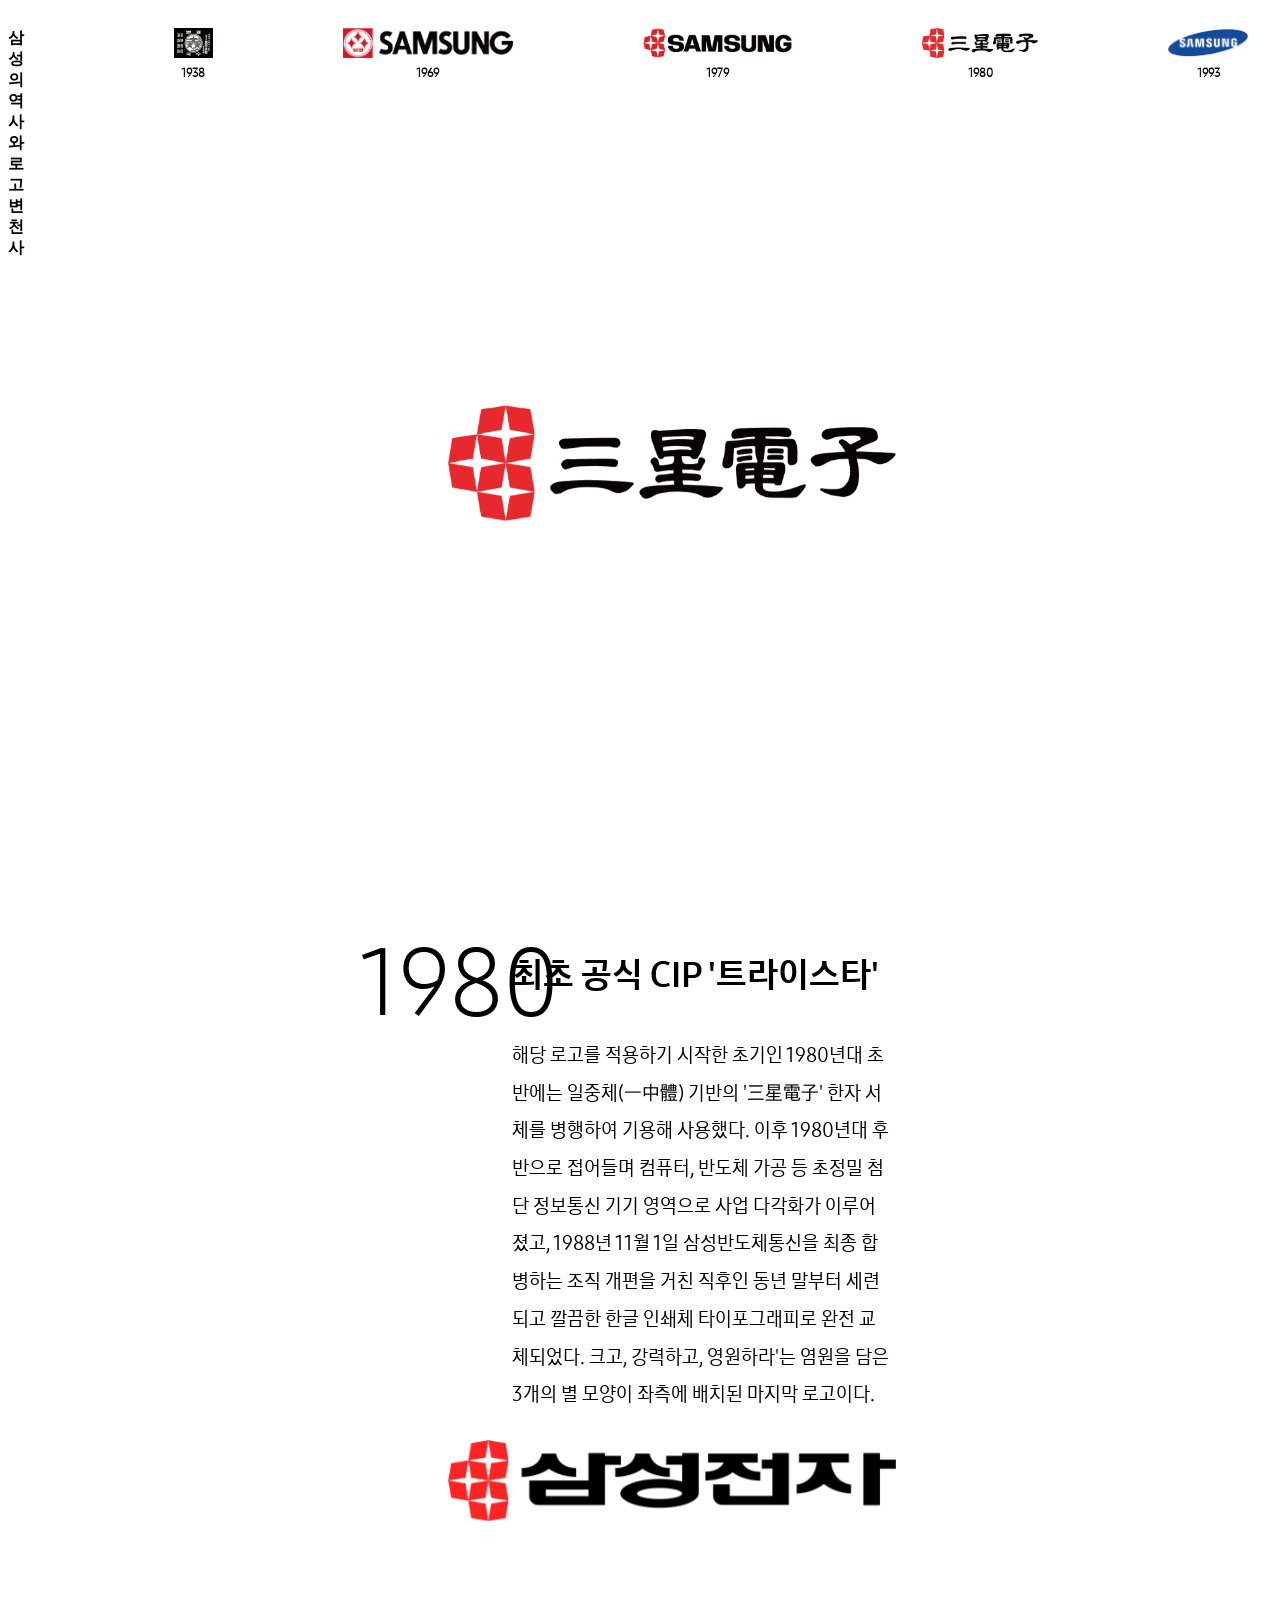
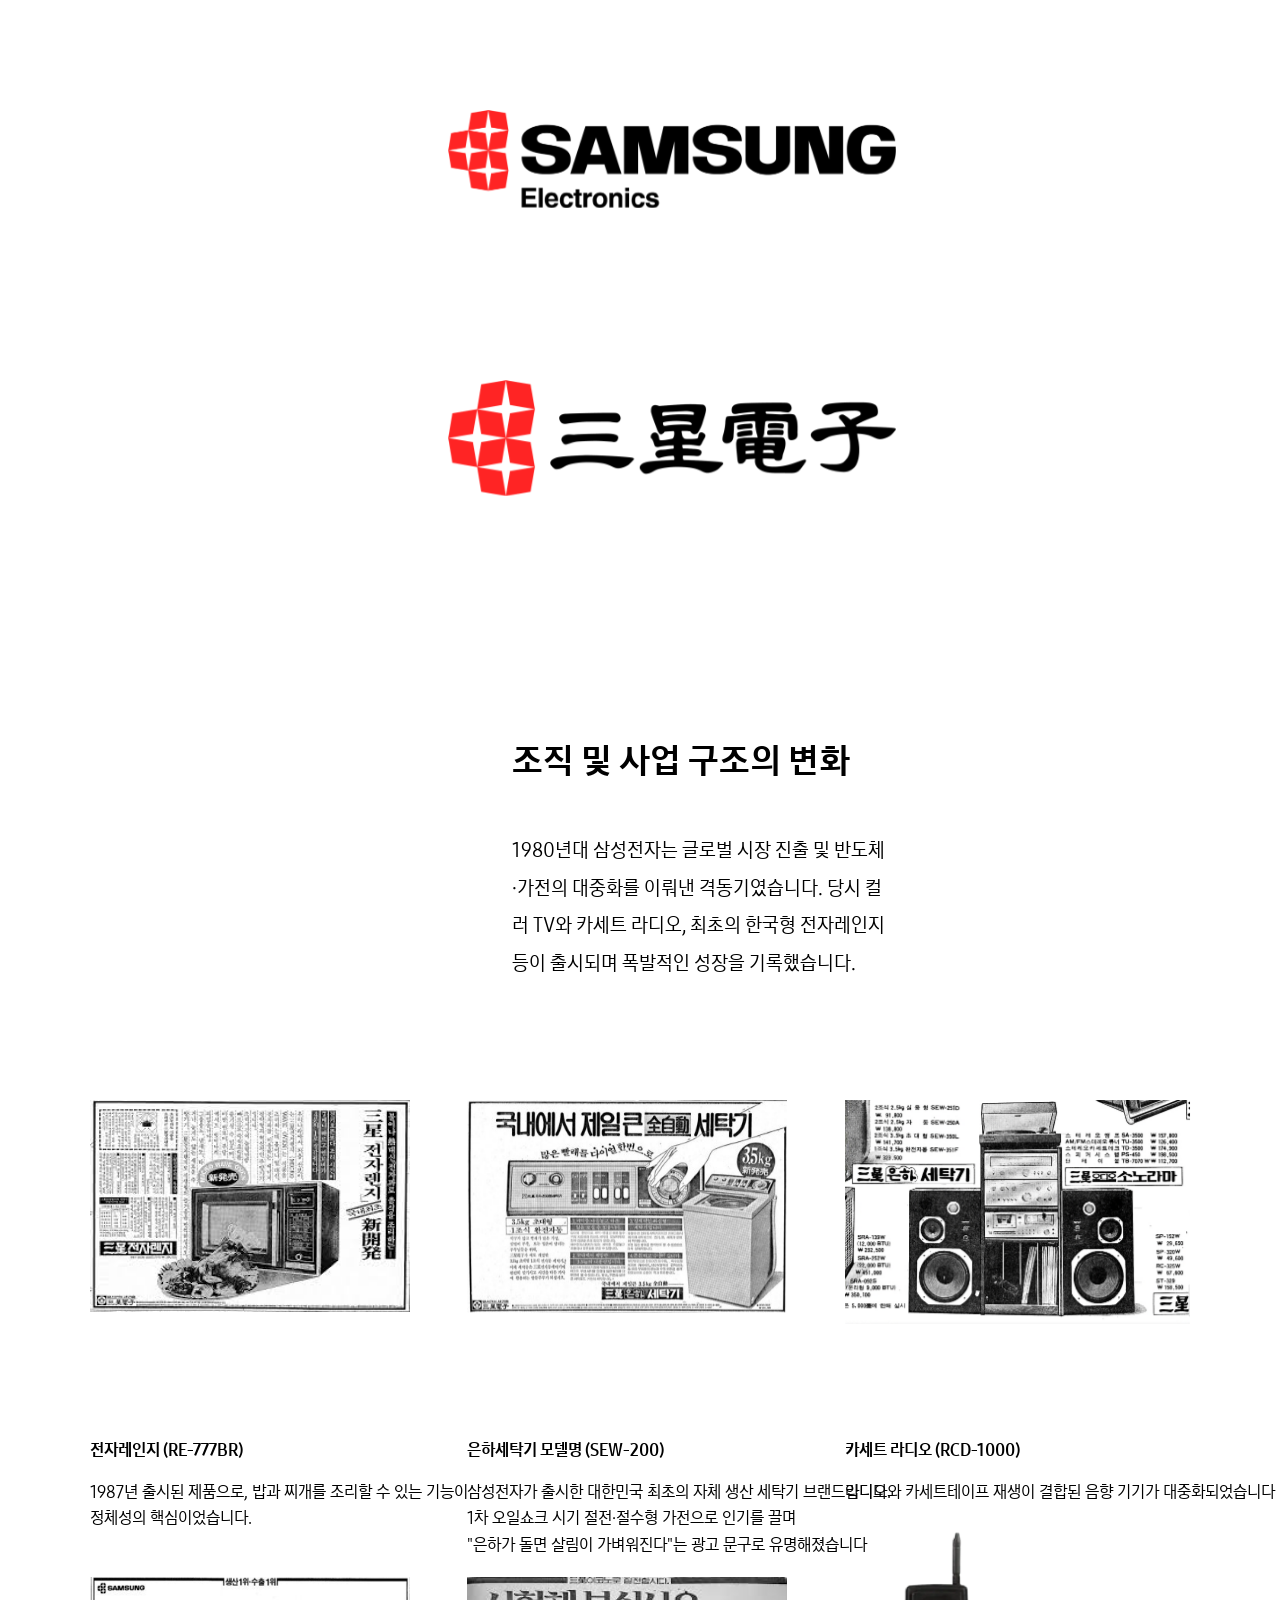
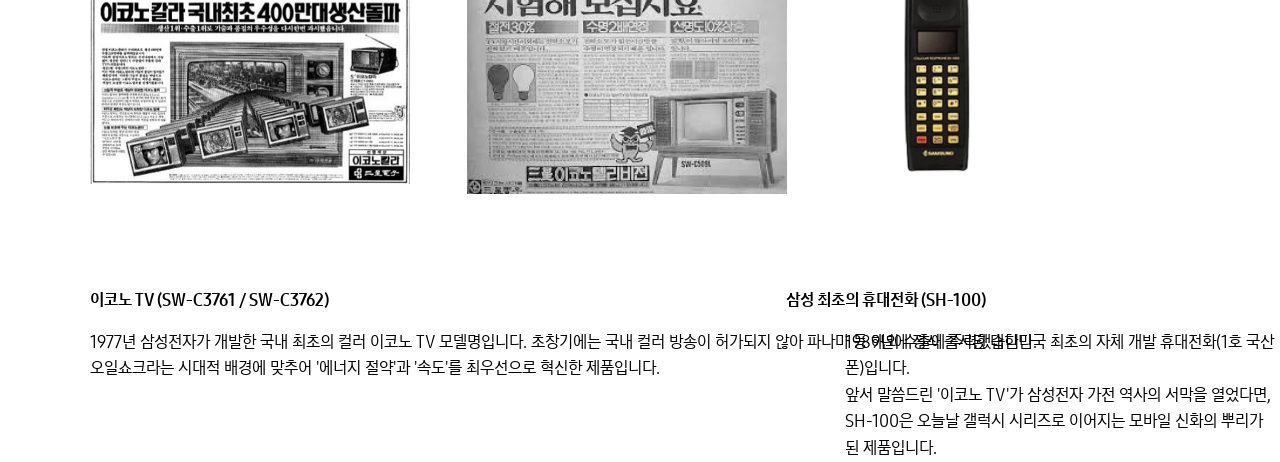
<file: eighty.html>
<!DOCTYPE html>
<html lang="ko"> 
<head>
	<meta charset="UTF-8">
	<meta name="viewport" content="width=device-width, initial-scale=1.0">
	<title>1980</title>
	<meta name="description" content="1938년도 페이지입니다.">
	<meta name="keywords" content="1938, 로고">
	<link rel="stylesheet" href="style.css">
</head>
<body class="grid-container">
	<header>
		<nav class="logo-nav">
			<a href="index.html" class="home-btn">삼성의 역사와 로고<br> 변천사</a>
			<a href="thirty.html">
				<img src="logo1938.png" class="head1938" alt="1938">
				<p>1938</p>
			</a>
			<a href="sixty.html">
				<img src="logo1969.png" class="head1938" alt="1969">
				<p>1969</p>
			</a>
			<a href="seventy.html">
				<img src="logo1979.png" class="head1979" alt="1979">
				<p>1979</p>
			</a>
			<a href="eighty.html">
				<img src="logo1980.png" class="head1980" alt="1980">
				<p>1980</p>
			</a>
			<a href="ninety.html">
				<img src="logo1993.png" class="head1993" alt="1993">
				<p>1993</p>
			</a>
			<a href="twenty.html">
				<img src="logo2005.png" class="head2005" alt="2005">
				<p>2005</p>
			</a>
		</nav>
		</header>
		<section>
		<img src="logo1980.png" class="logo1980page" alt="1980년 삼성로고 사진">
		<article class="year1980"><span>1980</span></article>
		<article class="title1980"><span>최초 공식 CIP '트라이스타'</span></article>
		<article class="text1980"><span>해당 로고를 적용하기 시작한 초기인 1980년대 초반에는 일중체(一中體) 기반의 '三星電子' 한자 서체를 병행하여 기용해 사용했다. 
		이후 1980년대 후반으로 접어들며 컴퓨터, 반도체 가공 등 초정밀 첨단 정보통신 기기 영역으로 사업 다각화가 이루어졌고, 
		1988년 11월 1일 삼성반도체통신을 최종 합병하는 조직 개편을 거친 직후인 동년 말부터 세련되고 깔끔한 한글 인쇄체 타이포그래피로 완전 교체되었다.
		크고, 강력하고, 영원하라'는 염원을 담은 3개의 별 모양이 좌측에 배치된 마지막 로고이다.</span></article>
		<img src="samsung80scikor.png" class="samsung80scikor" alt="1980년 삼성 국문 로고">
		<img src="samsung80scieng.png" class="samsung80scieng" alt="1980년 삼성 영문 로고">
		<img src="samsung80scichi.png" class="samsung80scichi" alt="1980년 삼성 한문 로고">
		<article class="title19802"><span>조직 및 사업 구조의 변화</span></article>
		<article class="text19802"><span>1980년대 삼성전자는 글로벌 시장 진출 및 반도체·가전의 대중화를 이뤄낸 격동기였습니다.
	 	당시 컬러 TV와 카세트 라디오, 최초의 한국형 전자레인지 등이 출시되며 폭발적인 성장을 기록했습니다.</span></article>
	 	<img src="samsungmicrowave.jpeg" class="samsungmicrowave" alt="1980년 삼성 전자레인지">
	 	<article class="title19803"><span>전자레인지 (RE-777BR)</span></article>
	 	<article class="text19803"><span>1987년 출시된 제품으로, 밥과 찌개를 조리할 수 있는 기능이<br>
		정체성의 핵심이었습니다.</span></article>

	 	<img src="samsungwasher.jpeg" class="samsungwasher" alt="1980년 삼성 세탁기">
	 	<article class="title19804"><span>은하세탁기 모델명 (SEW-200)</span></article>
	 	<article class="text19804"><span>삼성전자가 출시한 대한민국 최초의 자체 생산 세탁기 브랜드입니다.<br>
		1차 오일쇼크 시기 절전·절수형 가전으로 인기를 끌며<br>
		"은하가 돌면 살림이 가벼워진다"는 광고 문구로 유명해졌습니다</span></article>

	 	<img src="samsungaudio.jpg" class="samsungaudio" alt="1980년 삼성 오디오">
	 	<article class="title19805"><span>카세트 라디오 (RCD-1000)</span></article>
	 	<article class="text19805"><span>라디오와 카세트테이프 재생이 결합된 음향 기기가 대중화되었습니다</span></article>

	 	<img src="samsungcolortv.png" class="samsungcolortv" alt="1980년 삼성 컬러티비1">
	 	<img src="samsungcolortv2.jpeg" class="samsungcolortv2" alt="1980년 삼성 컬러티비2">
	 	<article class="title19806"><span>이코노 TV (SW-C3761 / SW-C3762)</span></article>
	 	<article class="text19806"><span>1977년 삼성전자가 개발한 국내 최초의 컬러 이코노 TV 모델명입니다.  초창기에는 국내 컬러 방송이 허가되지 않아 파나마 등 해외 수출에 주력했습니다.<br>
		오일쇼크라는 시대적 배경에 맞추어 '에너지 절약'과 '속도'를 최우선으로 혁신한 제품입니다.</span></article>

	 	<img src="samsungphone.png" class="samsungphone" alt="1980년 삼성 휴대전화">
	 	<article class="title19807"><span>삼성 최초의 휴대전화 (SH-100)</span></article>
	 	<article class="text19807"><span>1989년에 정식 출시된 대한민국 최초의 자체 개발 휴대전화(1호 국산폰)입니다.<br>
		앞서 말씀드린 '이코노 TV'가 삼성전자 가전 역사의 서막을 열었다면,<br>
		SH-100은 오늘날 갤럭시 시리즈로 이어지는 모바일 신화의 뿌리가 된 제품입니다.</span></article>
		</section>
</body>
</html>
</file>
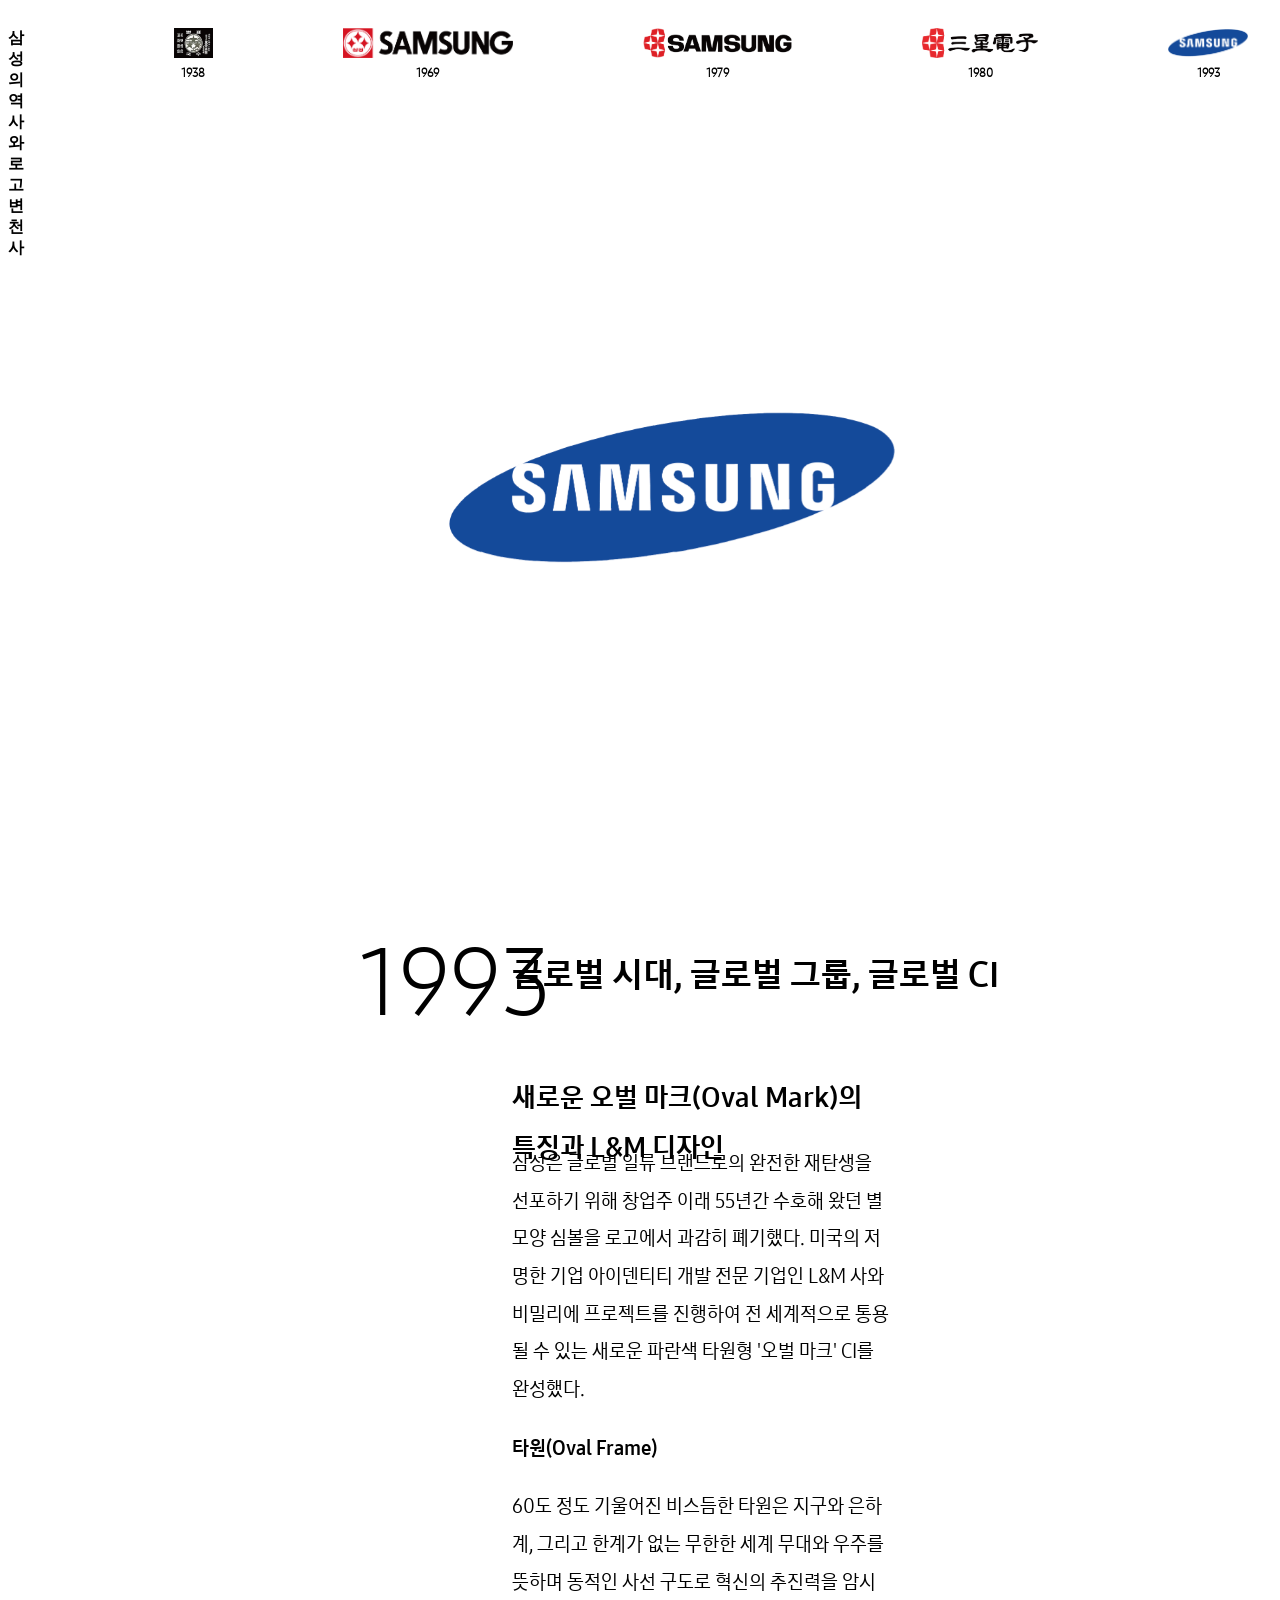
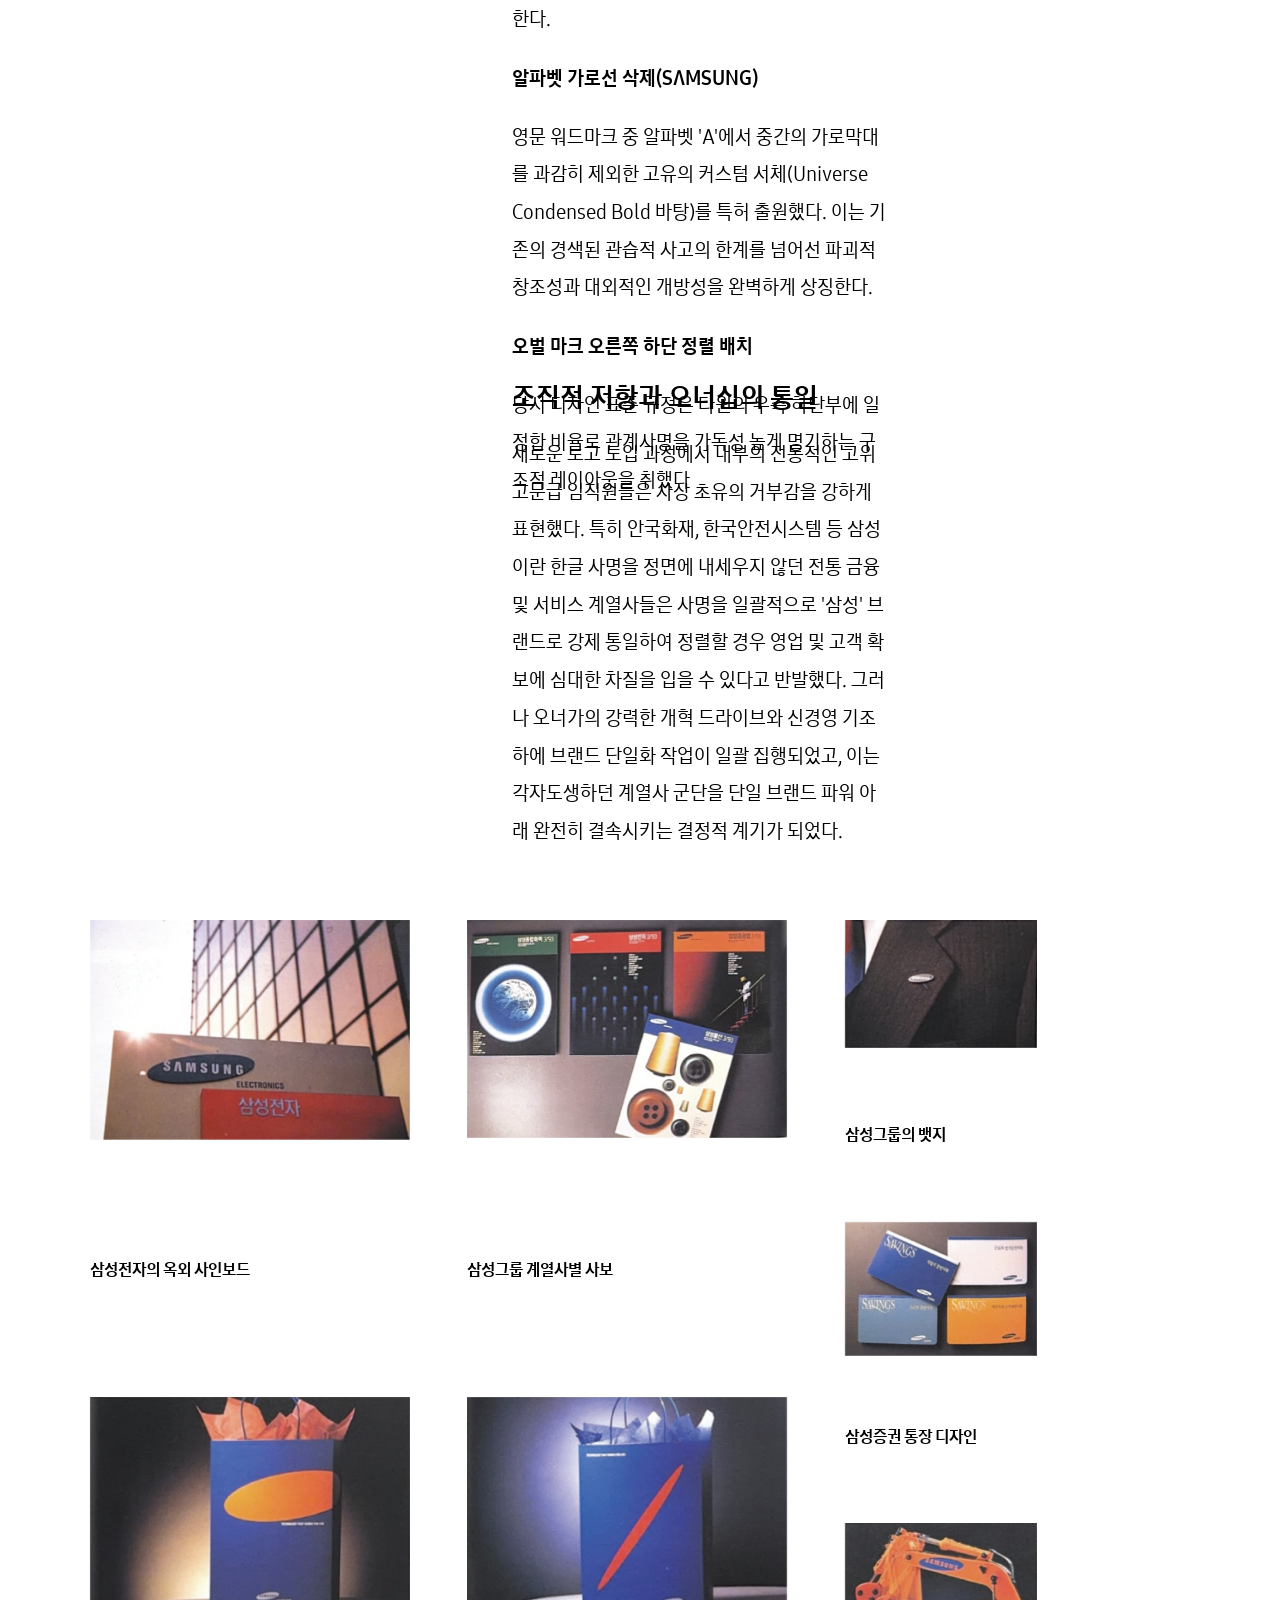
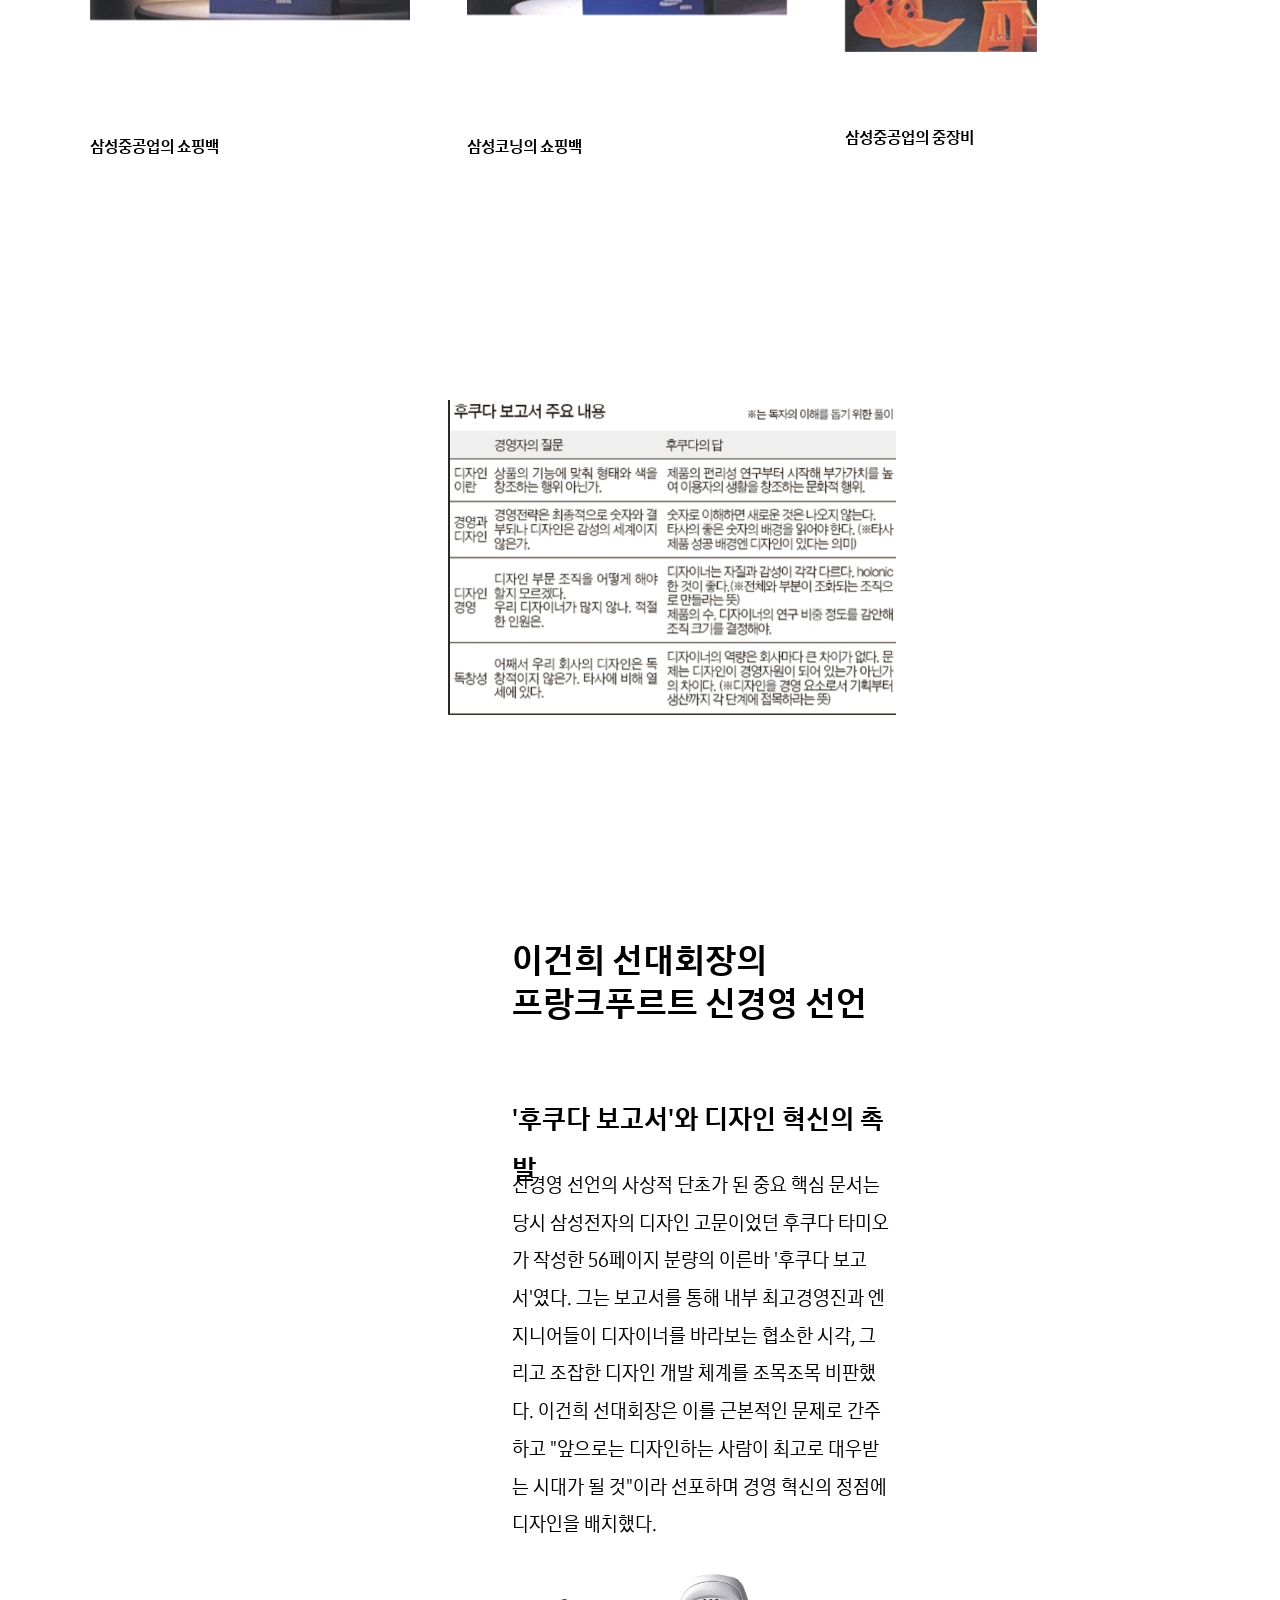
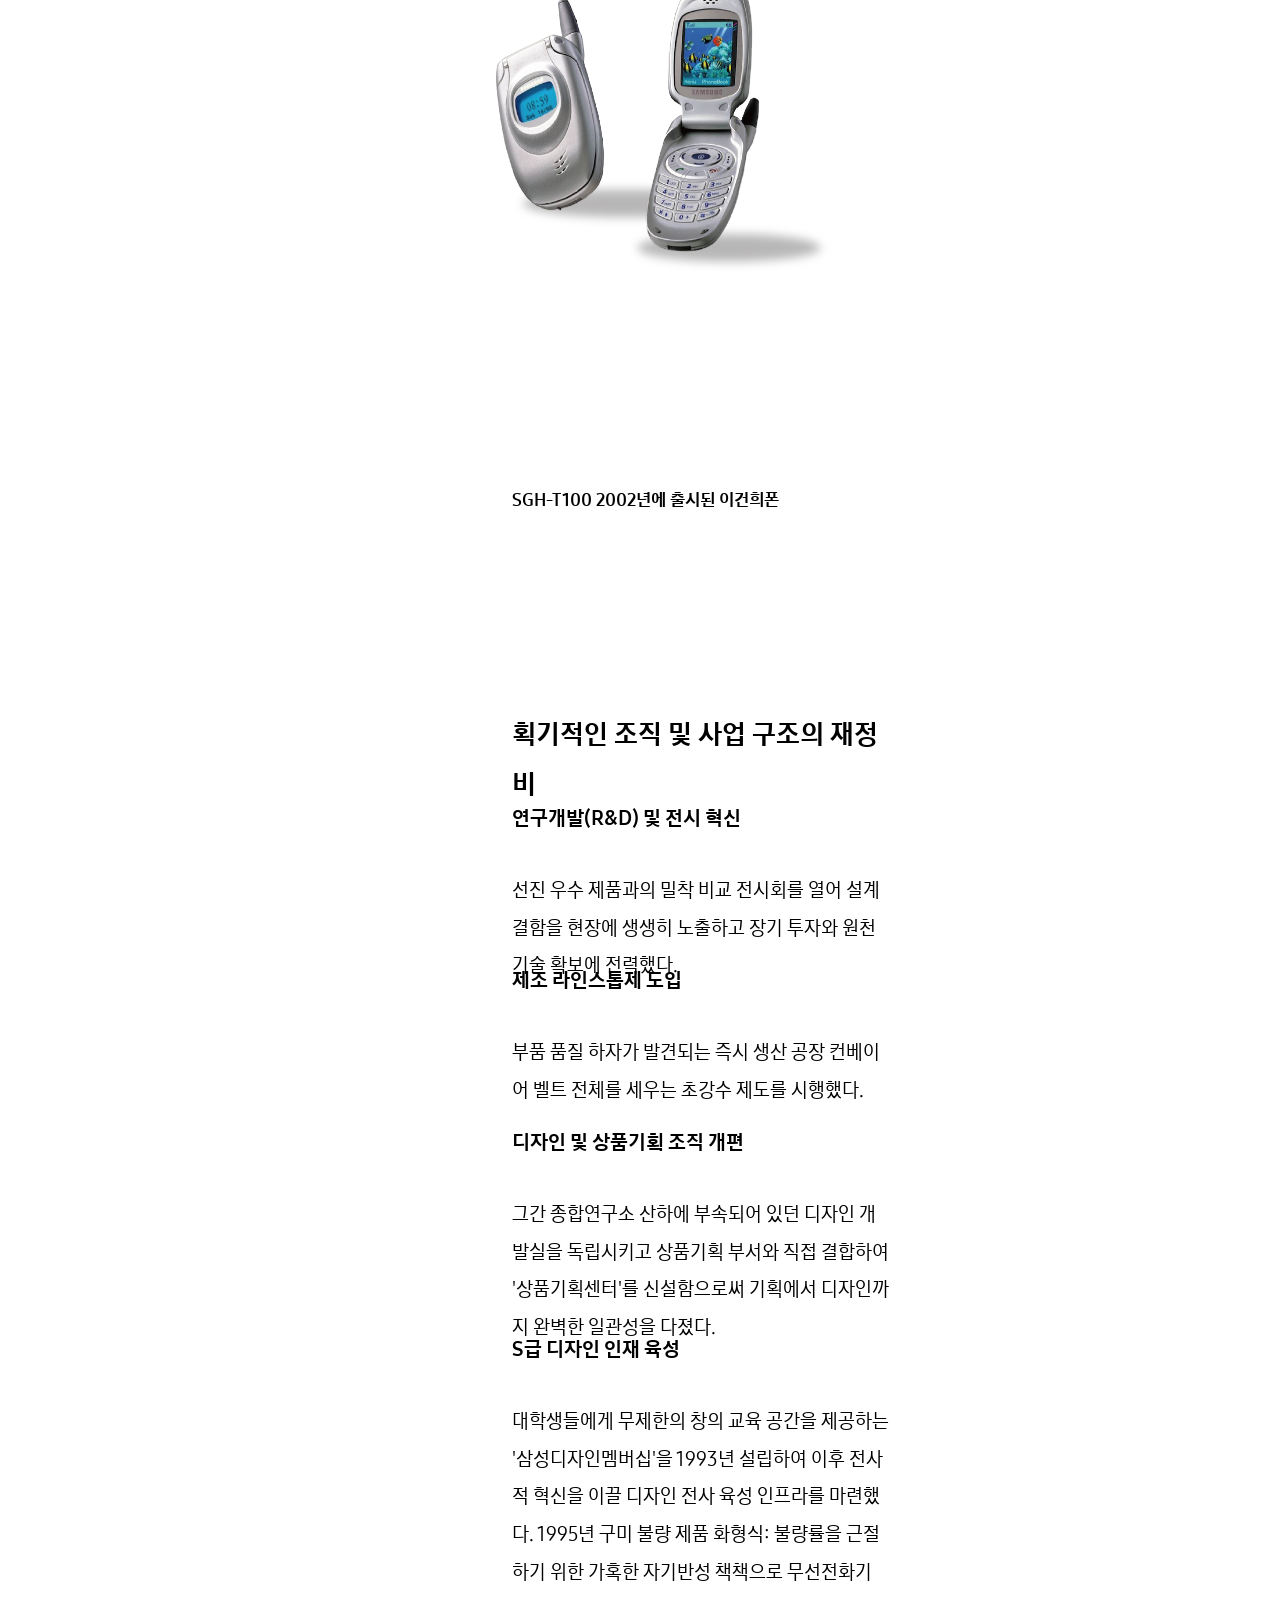
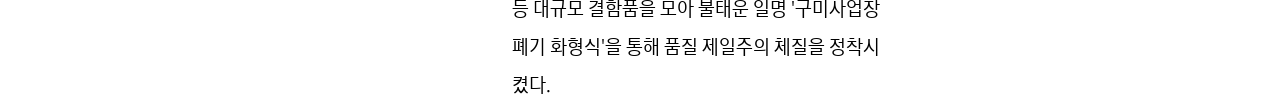
<file: ninety.html>
<!DOCTYPE html>
<html lang="ko"> 
<head>
	<meta charset="UTF-8">
	<meta name="viewport" content="width=device-width, initial-scale=1.0">
	<title>1993</title>
	<meta name="description" content="1993년도 페이지입니다.">
	<meta name="keywords" content="1993, 로고">
	<link rel="stylesheet" href="style.css">
</head>
<body class="grid-container">
	<header>
		<nav class="logo-nav">
			<a href="index.html" class="home-btn">삼성의 역사와 로고<br> 변천사</a>
			<a href="thirty.html">
				<img src="logo1938.png" class="head1938" alt="1938">
				<p>1938</p>
			</a>
			<a href="sixty.html">
				<img src="logo1969.png" class="head1938" alt="1969">
				<p>1969</p>
			</a>
			<a href="seventy.html">
				<img src="logo1979.png" class="head1979" alt="1979">
				<p>1979</p>
			</a>
			<a href="eighty.html">
				<img src="logo1980.png" class="head1980" alt="1980">
				<p>1980</p>
			</a>
			<a href="ninety.html">
				<img src="logo1993.png" class="head1993" alt="1993">
				<p>1993</p>
			</a>
			<a href="twenty.html">
				<img src="logo2005.png" class="head2005" alt="2005">
				<p>2005</p>
			</a>
		</nav>
		</header>
		<section>
		<img src="logo1993.png" class="logo1993page" alt="1993년 삼성로고 사진">
		<article class="year1993"><span>1993</span></article>
		<article class="title1993"><span>글로벌 시대, 글로벌 그룹, 글로벌 CI</span></article>
		<article class="subtitle1993"><span>새로운 오벌 마크(Oval Mark)의 특징과 L&M 디자인</span></article>
		<article class="text1993"><span>삼성은 글로벌 일류 브랜드로의 완전한 재탄생을 선포하기 위해 창업주 이래 55년간 수호해 왔던 별 모양 심볼을 로고에서 과감히 폐기했다. 
		미국의 저명한 기업 아이덴티티 개발 전문 기업인 L&M 사와 비밀리에 프로젝트를 진행하여 전 세계적으로 통용될 수 있는 새로운 파란색 타원형 '오벌 마크' CI를 완성했다.<br>
	    <p class="oval">타원(Oval Frame)</p>
		60도 정도 기울어진 비스듬한 타원은 지구와 은하계, 그리고 한계가 없는 무한한 세계 무대와 우주를 뜻하며 동적인 사선 구도로 혁신의 추진력을 암시한다.
	    <p class="oval">알파벳 가로선 삭제(SΛMSUNG)</p>
		영문 워드마크 중 알파벳 'A'에서 중간의 가로막대를 과감히 제외한 고유의 커스텀 서체(Universe Condensed Bold 바탕)를 특허 출원했다.
	 	이는 기존의 경색된 관습적 사고의 한계를 넘어선 파괴적 창조성과 대외적인 개방성을 완벽하게 상징한다.
	    <p class="oval">오벌 마크 오른쪽 하단 정렬 배치</p>
		당시 디자인 표준 규정은 타원의 우측 하단부에 일정한 비율로 관계사명을 가독성 높게 명기하는 구조적 레이아웃을 취했다</span></article>

		<article class="subtitle19932"><span>조직적 저항과 오너십의 통일</span></article>
		<article class="text19932"><span>새로운 로고 도입 과정에서 내부의 전통적인 고위 고문급 임직원들은 사상 초유의 거부감을 강하게 표현했다. 특히 안국화재, 한국안전시스템 등 삼성이란 
		한글 사명을 정면에 내세우지 않던 전통 금융 및 서비스 계열사들은 사명을 일괄적으로  '삼성' 브랜드로 강제 통일하여 정렬할 경우 영업 및 고객 확보에 심대한 차질을 입을 수 있다고 반발했다. 
		그러나 오너가의 강력한 개혁 드라이브와 신경영 기조 하에 브랜드 단일화 작업이 일괄 집행되었고, 이는 각자도생하던 계열사 군단을 단일 브랜드 파워 아래 완전히 결속시키는 결정적 계기가 되었다.</span></article>
		<img src="samsung1993ci1.png" class="samsung1993ci1" alt="1993년 월간디자인 삼성 로고사진1">
		<article class="text19933"><span>삼성전자의 옥외 사인보드</span></article>
		<img src="samsung1993ci2.png" class="samsung1993ci2" alt="1993년 월간디자인 삼성 로고사진2">
		<article class="text19934"><span>삼성그룹 계열사별 사보</span></article>
		<img src="samsung1993ci3.png" class="samsung1993ci3" alt="1993년 월간디자인 삼성 로고사진3">
		<article class="text19935"><span>삼성중공업의 쇼핑백</span></article>
		<img src="samsung1993ci4.png" class="samsung1993ci4" alt="1993년 월간디자인 삼성 로고사진 4">
		<article class="text19936"><span>삼성코닝의 쇼핑백</span></article>
		<img src="samsung1993ci5.png" class="samsung1993ci5" alt="1993년 월간디자인 삼성 로고사진 5">
		<article class="text19937"><span>삼성그룹의 뱃지</span></article>
		<img src="samsung1993ci6.png" class="samsung1993ci6" alt="1993년 월간디자인 삼성 로고사진 6">
		<article class="text19938"><span>삼성증권 통장 디자인</span></article>
		<img src="samsung1993ci7.png" class="samsung1993ci7" alt="1993년 월간디자인 삼성 로고사진 7">
		<article class="text19939">삼성중공업의 중장비</article>

		<img src="samsunghukuda.jpeg" class="samsunghukuda" alt="1993년 삼성 후쿠다보고서">
		<article class="title19932"><span>이건희 선대회장의<br>프랑크푸르트 신경영 선언</span></article>
		<article class="subtitle19933"><span>'후쿠다 보고서'와 디자인 혁신의 촉발</span>
		</article>
		<article class="text199310"><span>신경영 선언의 사상적 단초가 된 중요 핵심 문서는 당시 삼성전자의 디자인 고문이었던 후쿠다 타미오가 작성한 56페이지 분량의 이른바 '후쿠다 보고서'였다. 
		그는 보고서를 통해 내부 최고경영진과 엔지니어들이 디자이너를 바라보는 협소한 시각, 그리고 조잡한 디자인 개발 체계를 조목조목 비판했다. 
		이건희 선대회장은 이를 근본적인 문제로 간주하고 "앞으로는 디자인하는 사람이 최고로 대우받는 시대가 될 것"이라 선포하며 경영 혁신의 정점에 디자인을 배치했다.</span></article>
		<img src="anycall.png" class="samsunganycall" alt="1993년 삼성의 애니콜사진">
		<article class="text199311"><span>SGH-T100 2002년에 출시된 이건희폰</span></article>

		<article class="title19933"><span>획기적인 조직 및 사업 구조의 재정비</span></article>

		<article class="subtitle19934"><span>연구개발(R&D) 및 전시 혁신</span>
		</article>
		<article class="text199312"><span>선진 우수 제품과의 밀착 비교 전시회를 열어 설계 결함을 현장에 생생히 노출하고 장기 투자와 원천 기술 확보에 전력했다.</span></article>
		
		<article class="subtitle19935"><span>제조 라인스톱제 도입</span>
		</article>
		<article class="text199313"><span>부품 품질 하자가 발견되는 즉시 생산 공장 컨베이어 벨트 전체를 세우는 초강수 제도를 시행했다.</span></article>
		
		<article class="subtitle19936"><span>디자인 및 상품기획 조직 개편</span>
		</article>
		<article class="text199314"><span>그간 종합연구소 산하에 부속되어 있던 디자인 개발실을 독립시키고 상품기획 부서와 직접 결합하여 '상품기획센터'를 신설함으로써 기획에서 디자인까지 완벽한 일관성을 다졌다.</span></article>
		
		<article class="subtitle19937"><span>S급 디자인 인재 육성</span>
		</article>
		<article class="text199315"><span>대학생들에게 무제한의 창의 교육 공간을 제공하는 '삼성디자인멤버십'을 1993년 설립하여 이후 전사적 혁신을 이끌 디자인 전사 육성 인프라를 마련했다.
		1995년 구미 불량 제품 화형식: 불량률을 근절하기 위한 가혹한 자기반성 책책으로 무선전화기 등 
		대규모 결함품을 모아 불태운 일명 '구미사업장 폐기 화형식'을 통해 품질 제일주의 체질을 정착시켰다.</span></article>
		</section>
</body>
</html>
</file>
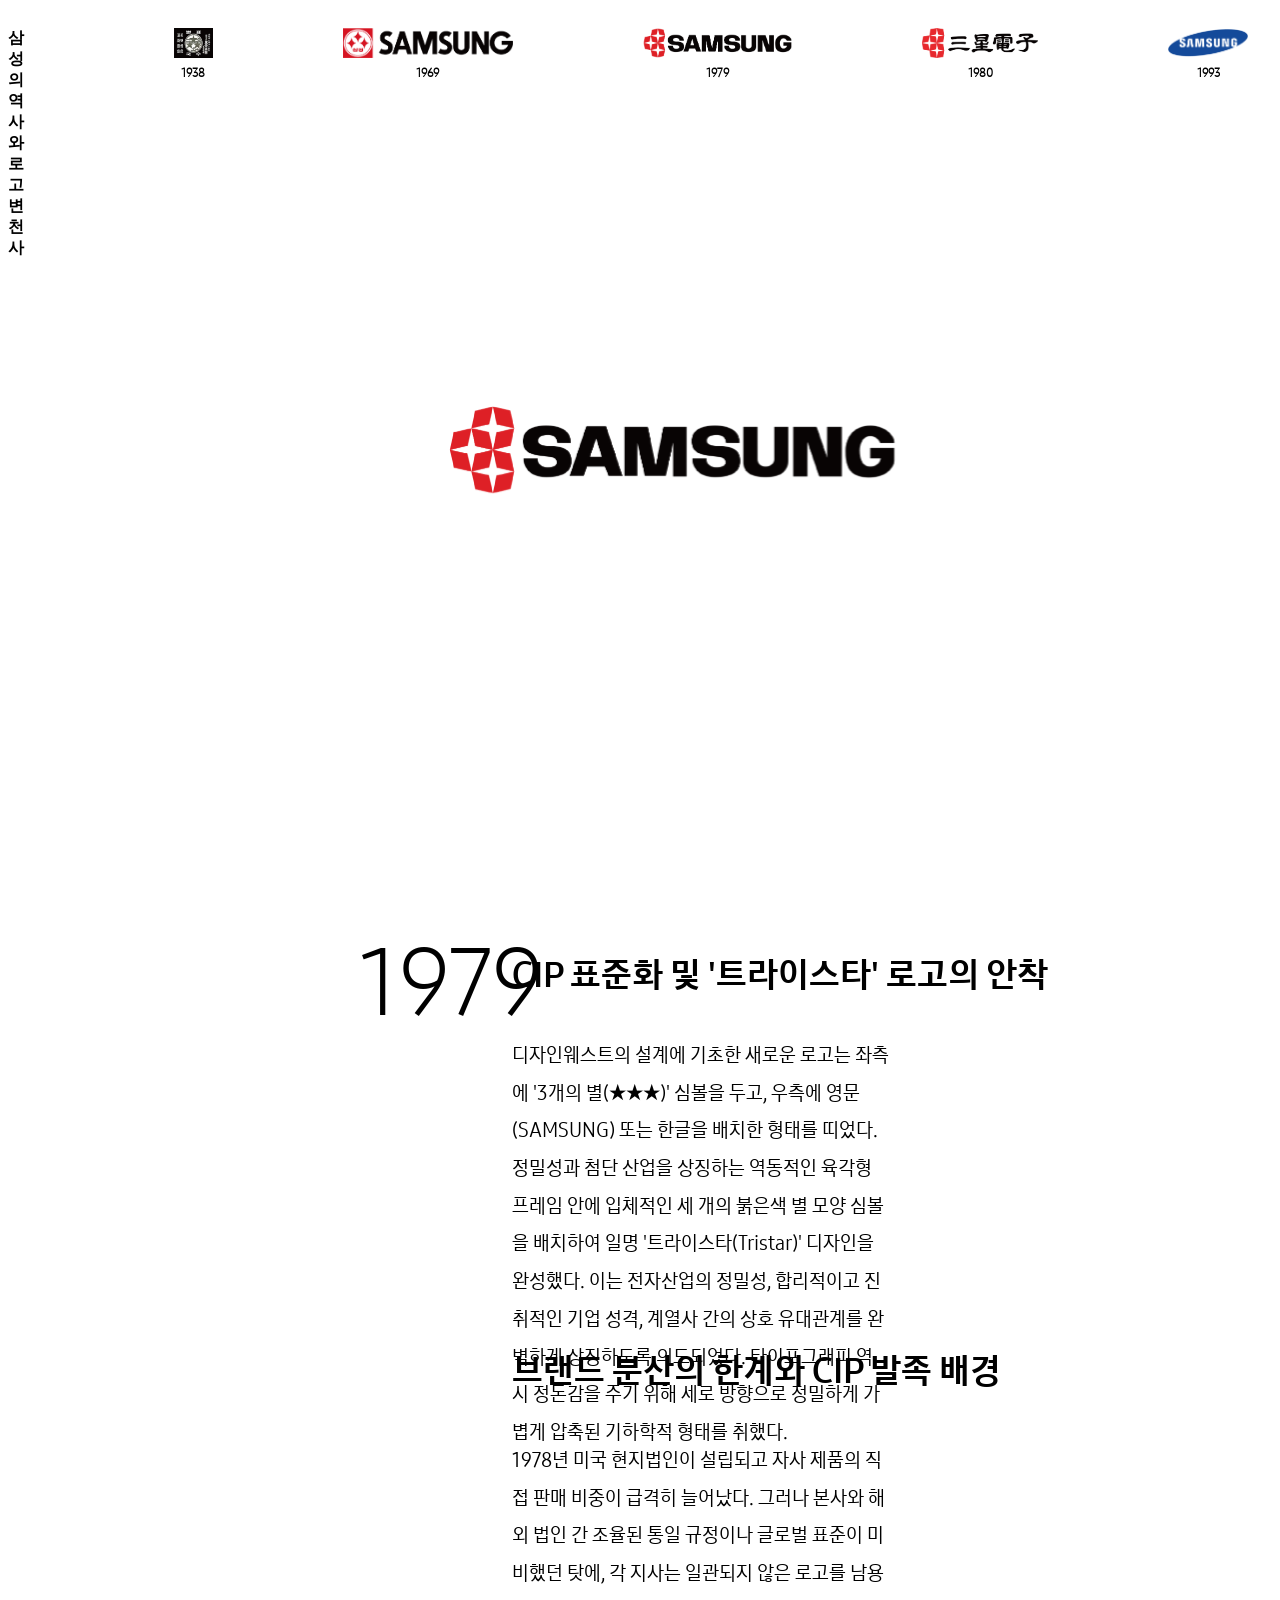
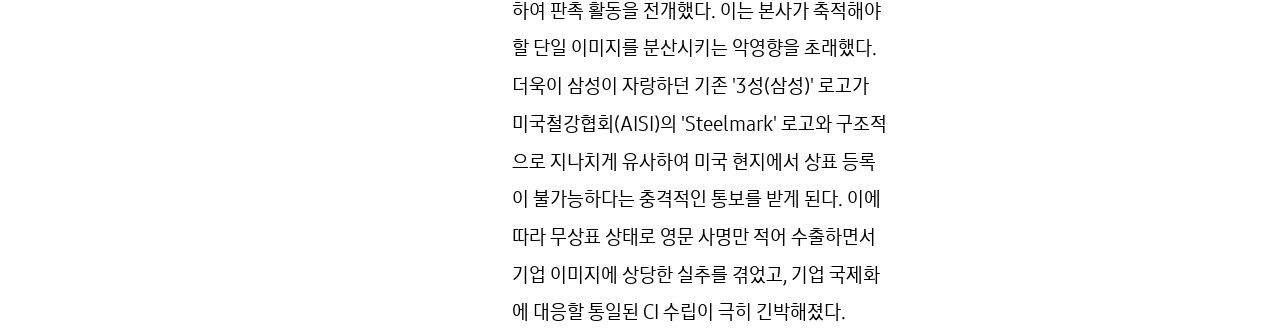
<file: seventy.html>
<!DOCTYPE html>
<html lang="ko"> 
<head>
	<meta charset="UTF-8">
	<meta name="viewport" content="width=device-width, initial-scale=1.0">
	<title>1979</title>
	<meta name="description" content="1979년도 페이지입니다.">
	<meta name="keywords" content="1798, 로고">
	<link rel="stylesheet" href="style.css">
</head>
<body class="grid-container">
	<header>
		<nav class="logo-nav">
			<a href="index.html" class="home-btn">삼성의 역사와 로고<br> 변천사</a>
			<a href="thirty.html">
				<img src="logo1938.png" class="head1938" alt="1938">
				<p>1938</p>
			</a>
			<a href="sixty.html">
				<img src="logo1969.png" class="head1938" alt="1969">
				<p>1969</p>
			</a>
			<a href="seventy.html">
				<img src="logo1979.png" class="head1979" alt="1979">
				<p>1979</p>
			</a>
			<a href="eighty.html">
				<img src="logo1980.png" class="head1980" alt="1980">
				<p>1980</p>
			</a>
			<a href="ninety.html">
				<img src="logo1993.png" class="head1993" alt="1993">
				<p>1993</p>
			</a>
			<a href="twenty.html">
				<img src="logo2005.png" class="head2005" alt="2005">
				<p>2005</p>
			</a>
		</nav>
		</header>
		<section>
		<img src="logo1979.png" class="logo1979page" alt="1979년 삼성로고 사진">
		<article class="year1979"><span>1979</span></article>
		<article class="title1979"><span>CIP 표준화 및 '트라이스타' 로고의 안착</span></article>
		<article class="text1979"><span>디자인웨스트의 설계에 기초한 새로운 로고는 좌측에 '3개의 별(★★★)' 심볼을 두고, 우측에 영문(SAMSUNG) 또는 한글을 배치한 형태를 띠었다.
		정밀성과 첨단 산업을 상징하는 역동적인 육각형 프레임 안에 입체적인 세 개의 붉은색 별 모양 심볼을 배치하여 일명 '트라이스타(Tristar)' 디자인을 완성했다.
		이는 전자산업의 정밀성, 합리적이고 진취적인 기업 성격, 계열사 간의 상호 유대관계를 완벽하게 상징하도록 의도되었다. 
		타이포그래피 역시 정돈감을 주기 위해 세로 방향으로 정밀하게 가볍게 압축된 기하학적 형태를 취했다.</span></article>
		<article class="title19792"><span>브랜드 분산의 한계와 CIP 발족 배경</span></article>
		<article class="text19792"><span>1978년 미국 현지법인이 설립되고 자사 제품의 직접 판매 비중이 급격히 늘어났다. 
		그러나 본사와 해외 법인 간 조율된 통일 규정이나 글로벌 표준이 미비했던 탓에, 각 지사는 일관되지 않은 로고를 남용하여 판촉 활동을 전개했다. 
		이는 본사가 축적해야 할 단일 이미지를 분산시키는 악영향을 초래했다. 
		더욱이 삼성이 자랑하던 기존 '3성(삼성)' 로고가 미국철강협회(AISI)의 'Steelmark' 로고와 구조적으로 지나치게 유사하여 미국 현지에서 상표 등록이 불가능하다는 충격적인 통보를 받게 된다. 
		이에 따라 무상표 상태로 영문 사명만 적어 수출하면서 기업 이미지에 상당한 실추를 겪었고, 기업 국제화에 대응할 통일된 CI 수립이 극히 긴박해졌다.</span></article>
		</section>
</body>
</html>
</file>
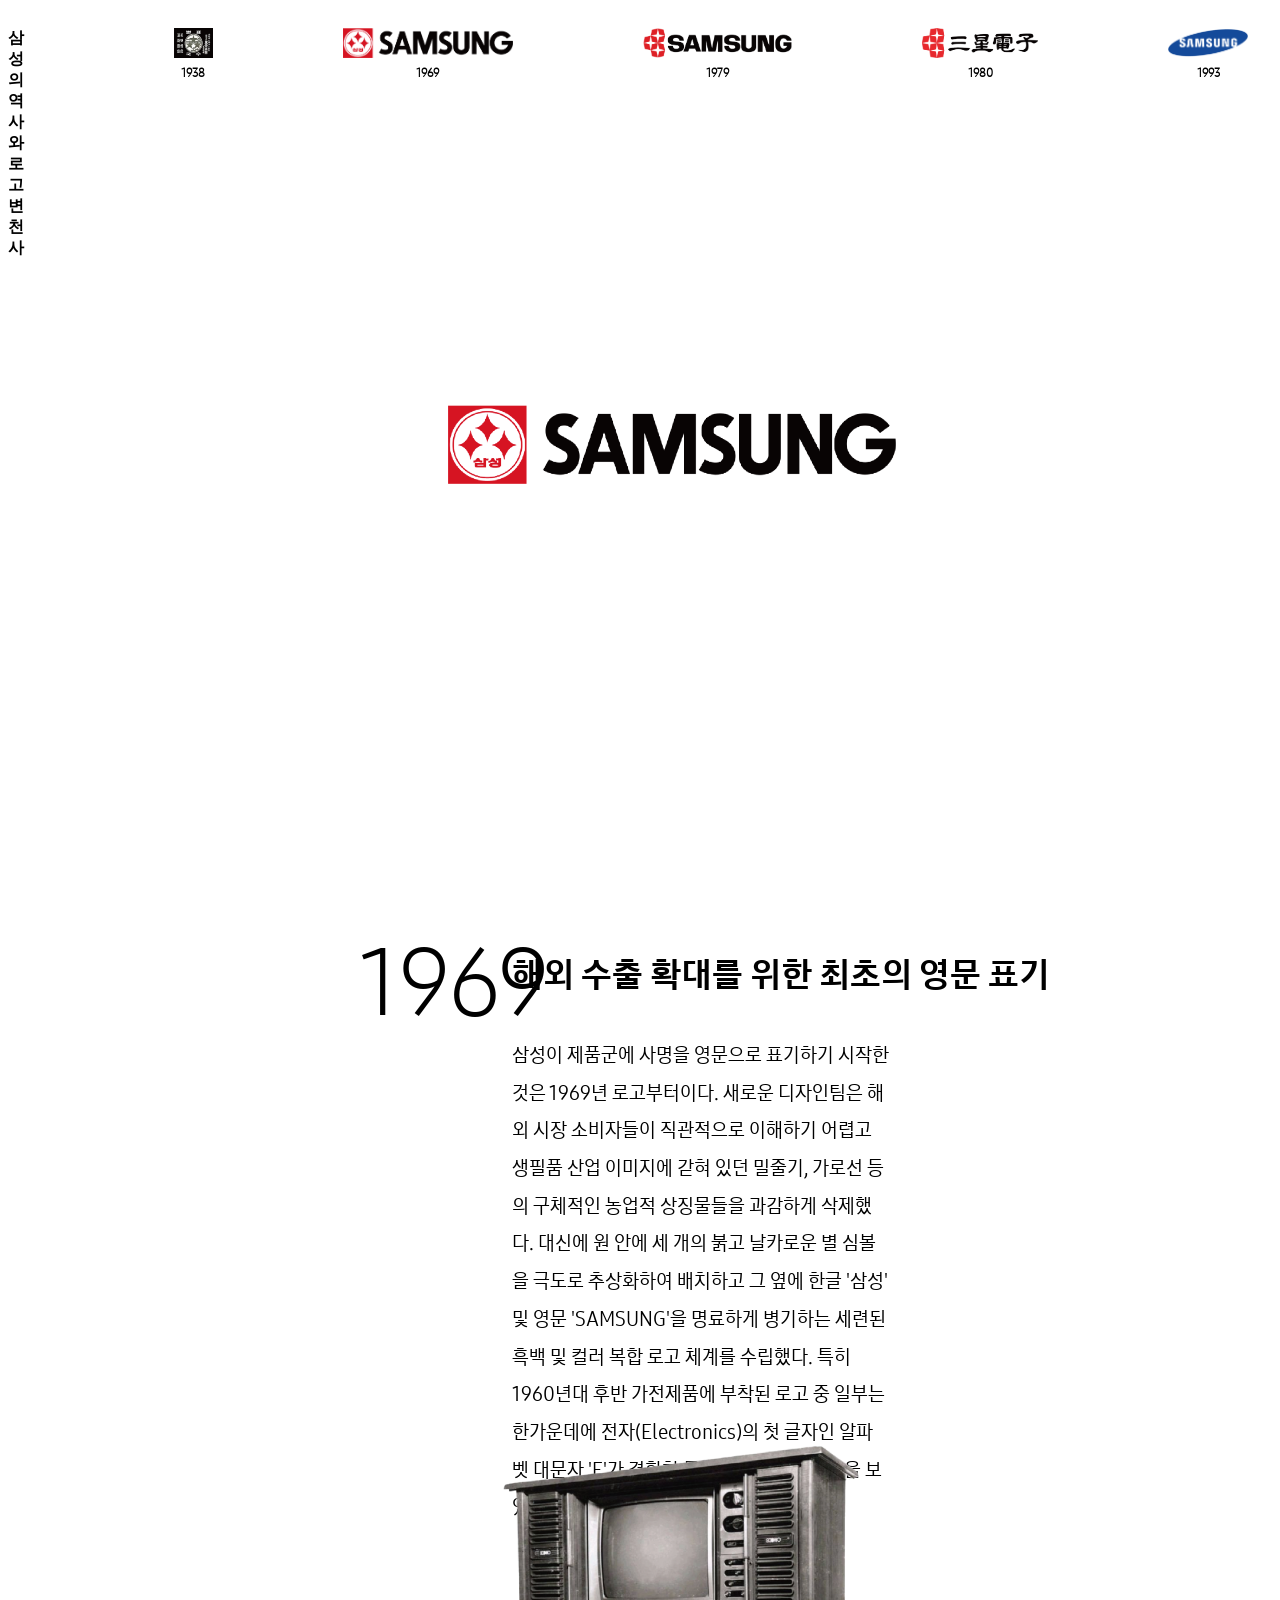
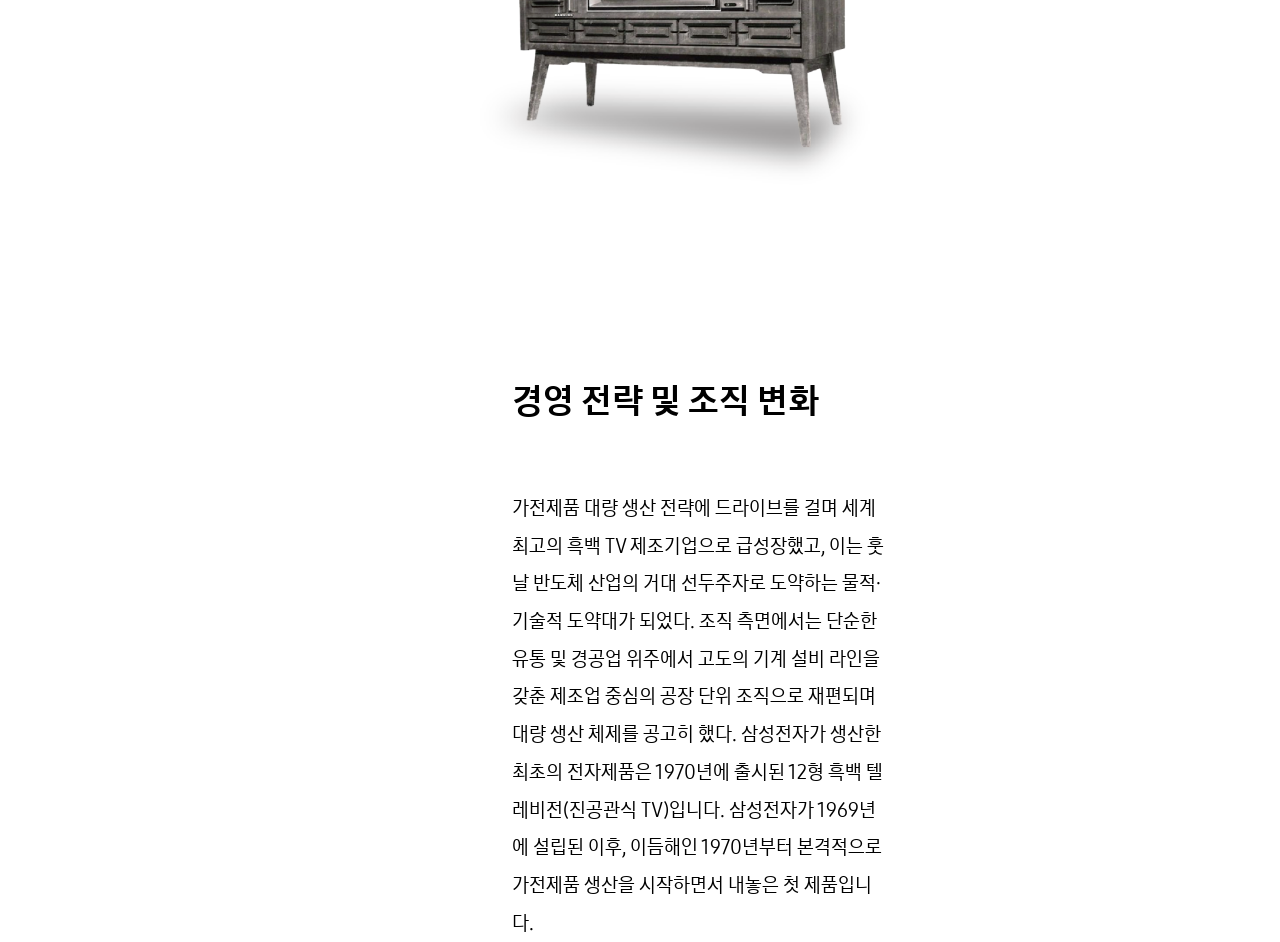
<file: sixty.html>
<!DOCTYPE html>
<html lang="ko"> 
<head>
	<meta charset="UTF-8">
	<meta name="viewport" content="width=device-width, initial-scale=1.0">
	<title>1969</title>
	<meta name="description" content="1969년도 페이지입니다.">
	<meta name="keywords" content="1969, 로고">
	<link rel="stylesheet" href="style.css">
</head>
<body class="grid-container">
	<header>
		<nav class="logo-nav">
			<a href="index.html" class="home-btn">삼성의 역사와 로고<br> 변천사</a>
			<a href="thirty.html">
				<img src="logo1938.png" class="head1938" alt="1938">
				<p>1938</p>
			</a>
			<a href="sixty.html">
				<img src="logo1969.png" class="head1938" alt="1969">
				<p>1969</p>
			</a>
			<a href="seventy.html">
				<img src="logo1979.png" class="head1979" alt="1979">
				<p>1979</p>
			</a>
			<a href="eighty.html">
				<img src="logo1980.png" class="head1980" alt="1980">
				<p>1980</p>
			</a>
			<a href="ninety.html">
				<img src="logo1993.png" class="head1993" alt="1993">
				<p>1993</p>
			</a>
			<a href="twenty.html">
				<img src="logo2005.png" class="head2005" alt="2005">
				<p>2005</p>
			</a>
		</nav>
		</header>
		<section>
			<img src="logo1969.png" class="logo1969page" alt="1969년 삼성로고 사진">
			<article class="year1969"><span>1969</span></article>
			<article class="title1969"><span>해외 수출 확대를 위한 최초의 영문 표기</span></article>
			<article class="text1969"><span>삼성이 제품군에 사명을 영문으로 표기하기 시작한 것은 1969년 로고부터이다. 
			새로운 디자인팀은 해외 시장 소비자들이 직관적으로 이해하기 어렵고 생필품 산업 이미지에 갇혀 있던 밀줄기, 가로선 등의 구체적인 농업적 상징물들을 과감하게 삭제했다. 
			대신에 원 안에 세 개의 붉고 날카로운 별 심볼을 극도로 추상화하여 배치하고 그 옆에 한글 '삼성' 및 영문 'SAMSUNG'을 명료하게 병기하는 세련된 흑백 및 컬러 복합 로고 체계를 수립했다. 특히 1960년대 후반 가전제품에 부착된 로고 중 일부는 한가운데에 전자(Electronics)의 첫 글자인 알파벳 대문자 'E'가 결합한 독특한 과도기적 양상을 보였다</span></article>
			<img src="blacktv.png" class="samsungblacktv" alt="1969년 삼성상회사진">
			<article class="title19692"><span>경영 전략 및 조직 변화</span></article>
			<article class="text19692"><span>가전제품 대량 생산 전략에 드라이브를 걸며 세계 최고의 흑백 TV 제조기업으로 급성장했고, 이는 훗날 반도체 산업의 거대 선두주자로 도약하는 물적·기술적 도약대가 되었다. 조직 측면에서는 단순한 유통 및 경공업 위주에서 고도의 기계 설비 라인을 갖춘 제조업 중심의 공장 단위 조직으로 재편되며 대량 생산 체제를 공고히 했다.

			삼성전자가 생산한 최초의 전자제품은 1970년에 출시된 12형 흑백 텔레비전(진공관식 TV)입니다. 삼성전자가 1969년에 설립된 이후, 이듬해인 1970년부터 본격적으로 가전제품 생산을 시작하면서 내놓은 첫 제품입니다.</span></article>
		</section>
</body>
</html>
</file>
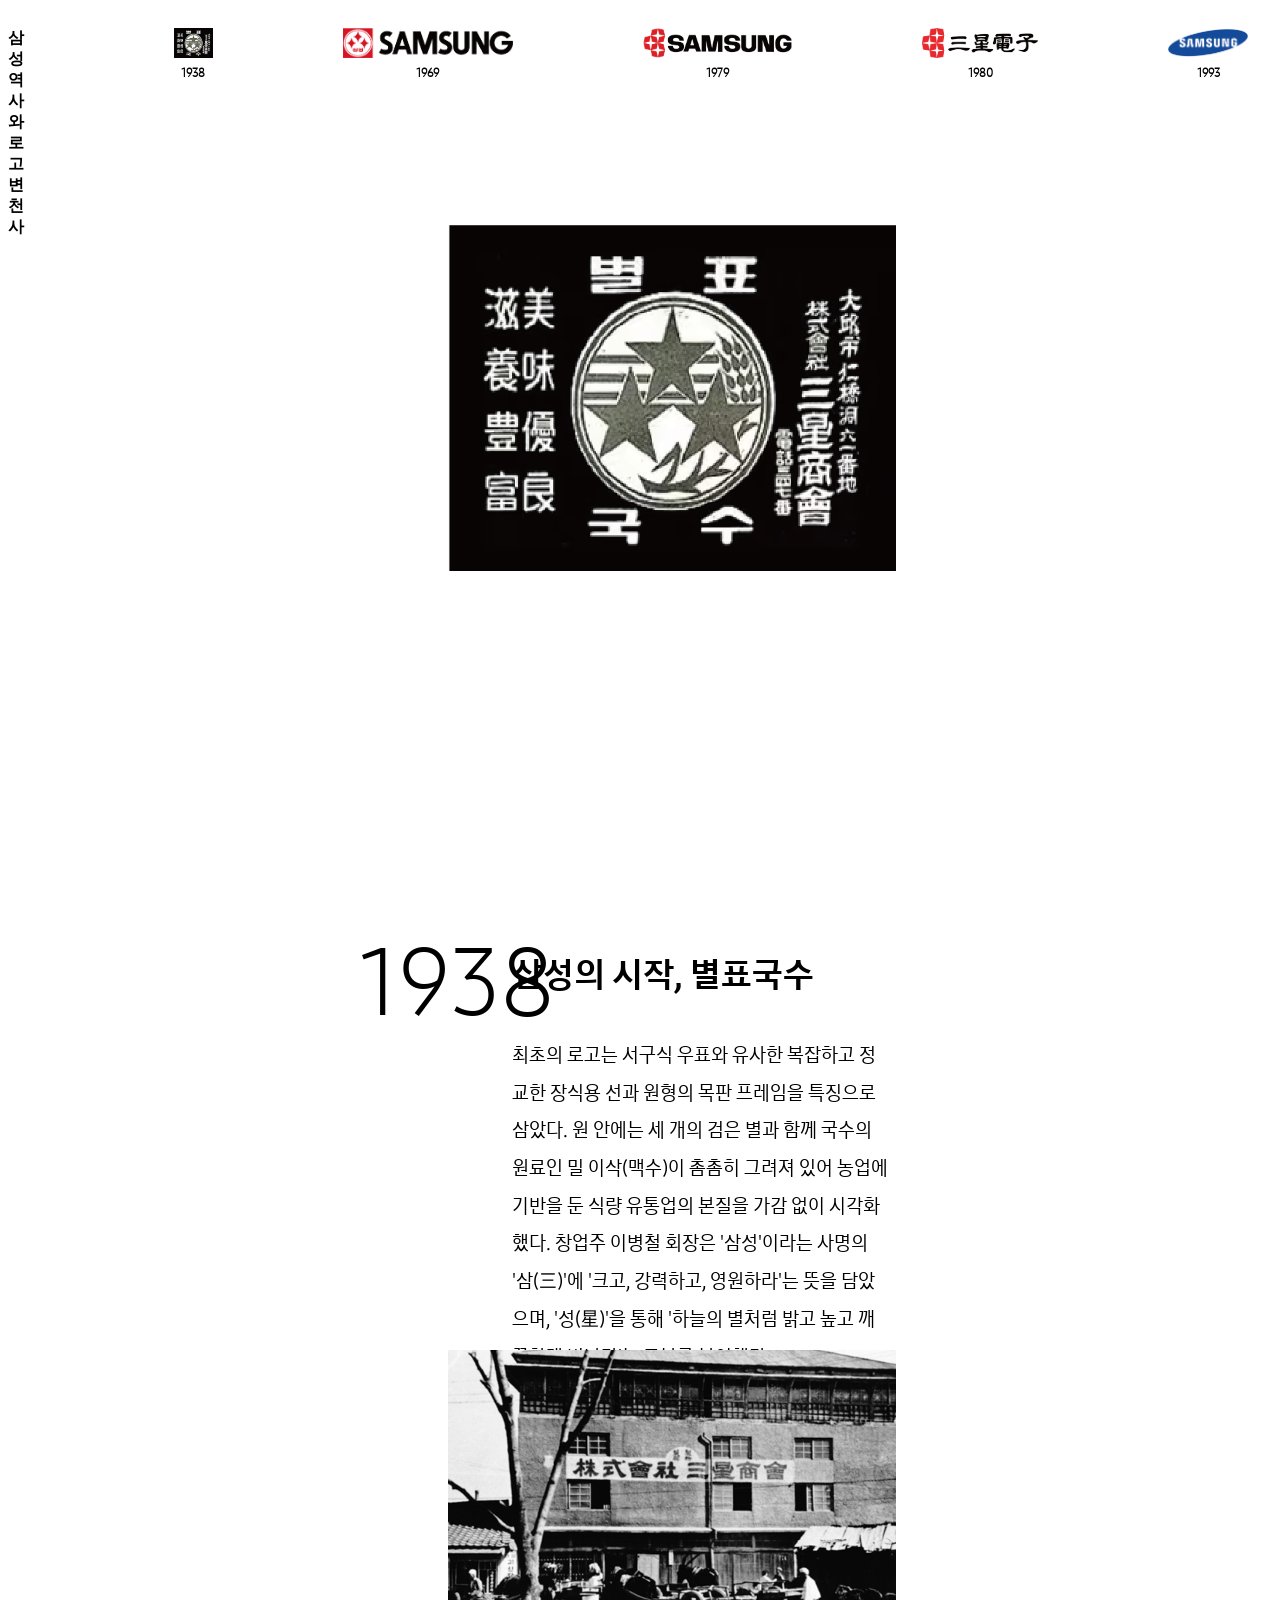
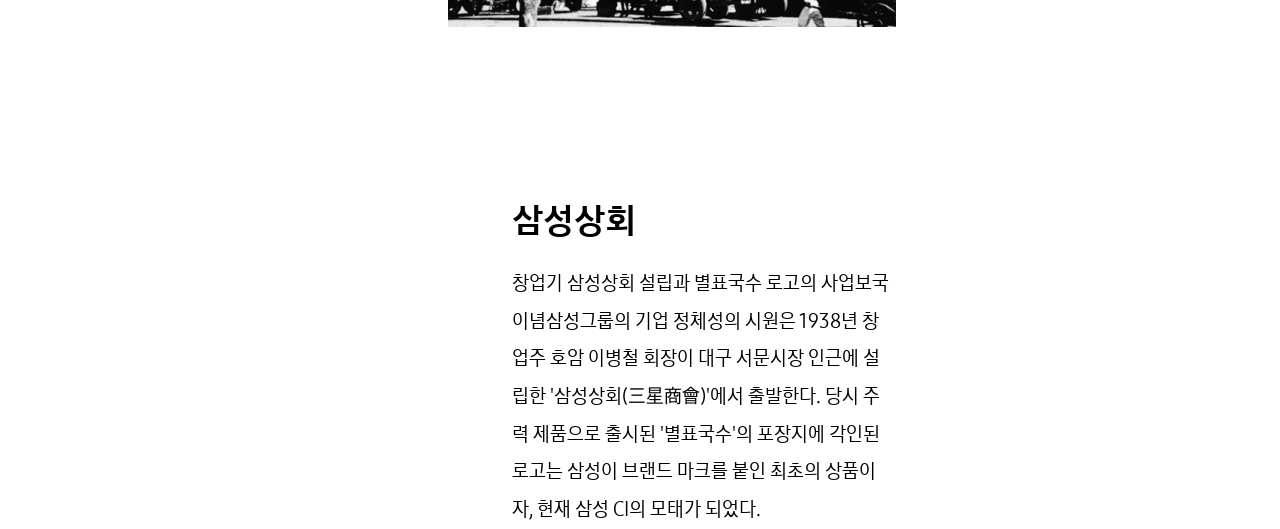
<file: thirty.html>
<!DOCTYPE html>
<html lang="ko"> 
<head>
	<meta charset="UTF-8">
	<meta name="viewport" content="width=device-width, initial-scale=1.0">
	<title>1938</title>
	<meta name="description" content="1938년도 페이지입니다.">
	<meta name="keywords" content="1938, 로고">
	<link rel="stylesheet" href="style.css">
</head>
<body class="grid-container">
	<header>
		<nav class="logo-nav">
			<a href="index.html" class="home-btn">삼성 역사와 로고<br> 변천사</a>
			<a href="thirty.html">
				<img src="logo1938.png" class="head1938" alt="1938">
				<p>1938</p>
			</a>
			<a href="sixty.html">
				<img src="logo1969.png" class="head1938" alt="1969">
				<p>1969</p>
			</a>
			<a href="seventy.html">
				<img src="logo1979.png" class="head1979" alt="1979">
				<p>1979</p>
			</a>
			<a href="eighty.html">
				<img src="logo1980.png" class="head1980" alt="1980">
				<p>1980</p>
			</a>
			<a href="ninety.html">
				<img src="logo1993.png" class="head1993" alt="1993">
				<p>1993</p>
			</a>
			<a href="twenty.html">
				<img src="logo2005.png" class="head2005" alt="2005">
				<p>2005</p>
			</a>
		</nav>
		</header>
		<section>
			<img src="logo1938.png" class="logo1938page" alt="1938년 삼성로고 사진">
			<article class="year1938"><span>1938</span></article>
			<article class="title1938"><span>삼성의 시작, 별표국수</span></article>
			<article class="text1938"><span>최초의 로고는 서구식 우표와 유사한 복잡하고 정교한 장식용 선과 원형의 목판 프레임을 특징으로 삼았다. 원 안에는 세 개의 검은 별과 함께 국수의 원료인 밀 이삭(맥수)이 촘촘히 그려져 있어 농업에 기반을 둔 식량 유통업의 본질을 가감 없이 시각화했다. 창업주 이병철 회장은 '삼성'이라는 사명의 '삼(三)'에 '크고, 강력하고, 영원하라'는 뜻을 담았으며, '성(星)'을 통해 '하늘의 별처럼 밝고 높고 깨끗하게 빛나라'는 포부를 부여했다</span></article>
			<img src="samsungstart.png" class="samsungstart" alt="1969년 삼성의 흑백티비사진">
			<article class="title19382"><span>삼성상회</span></article>
			<article class="text19382"><span>창업기 삼성상회 설립과 별표국수 로고의 사업보국 이념삼성그룹의 기업 정체성의 시원은 1938년 창업주 호암 이병철 회장이 대구 서문시장 인근에 설립한 '삼성상회(三星商會)'에서 출발한다. 당시 주력 제품으로 출시된 '별표국수'의 포장지에 각인된 로고는 삼성이 브랜드 마크를 붙인 최초의 상품이자,  현재 삼성 CI의 모태가 되었다.</span></article>
		</section>
	</body>
	</html>
</file>
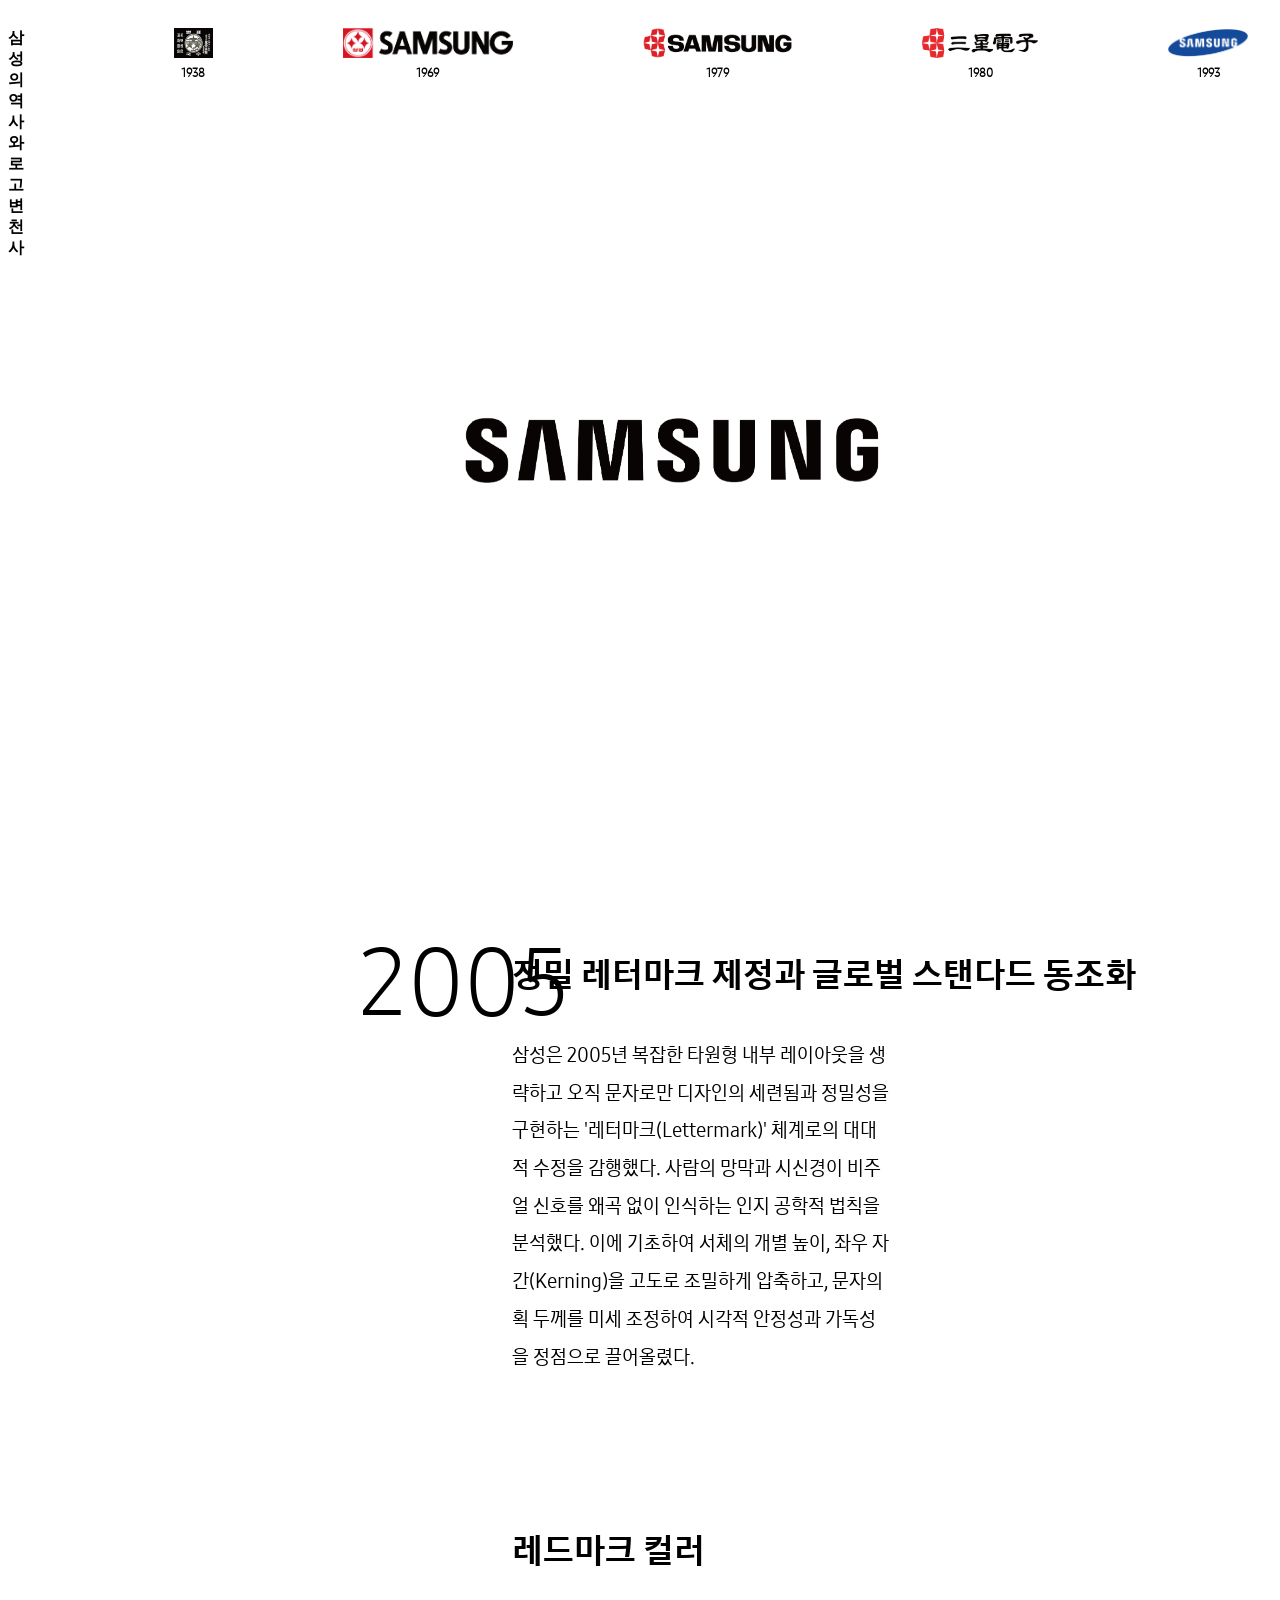
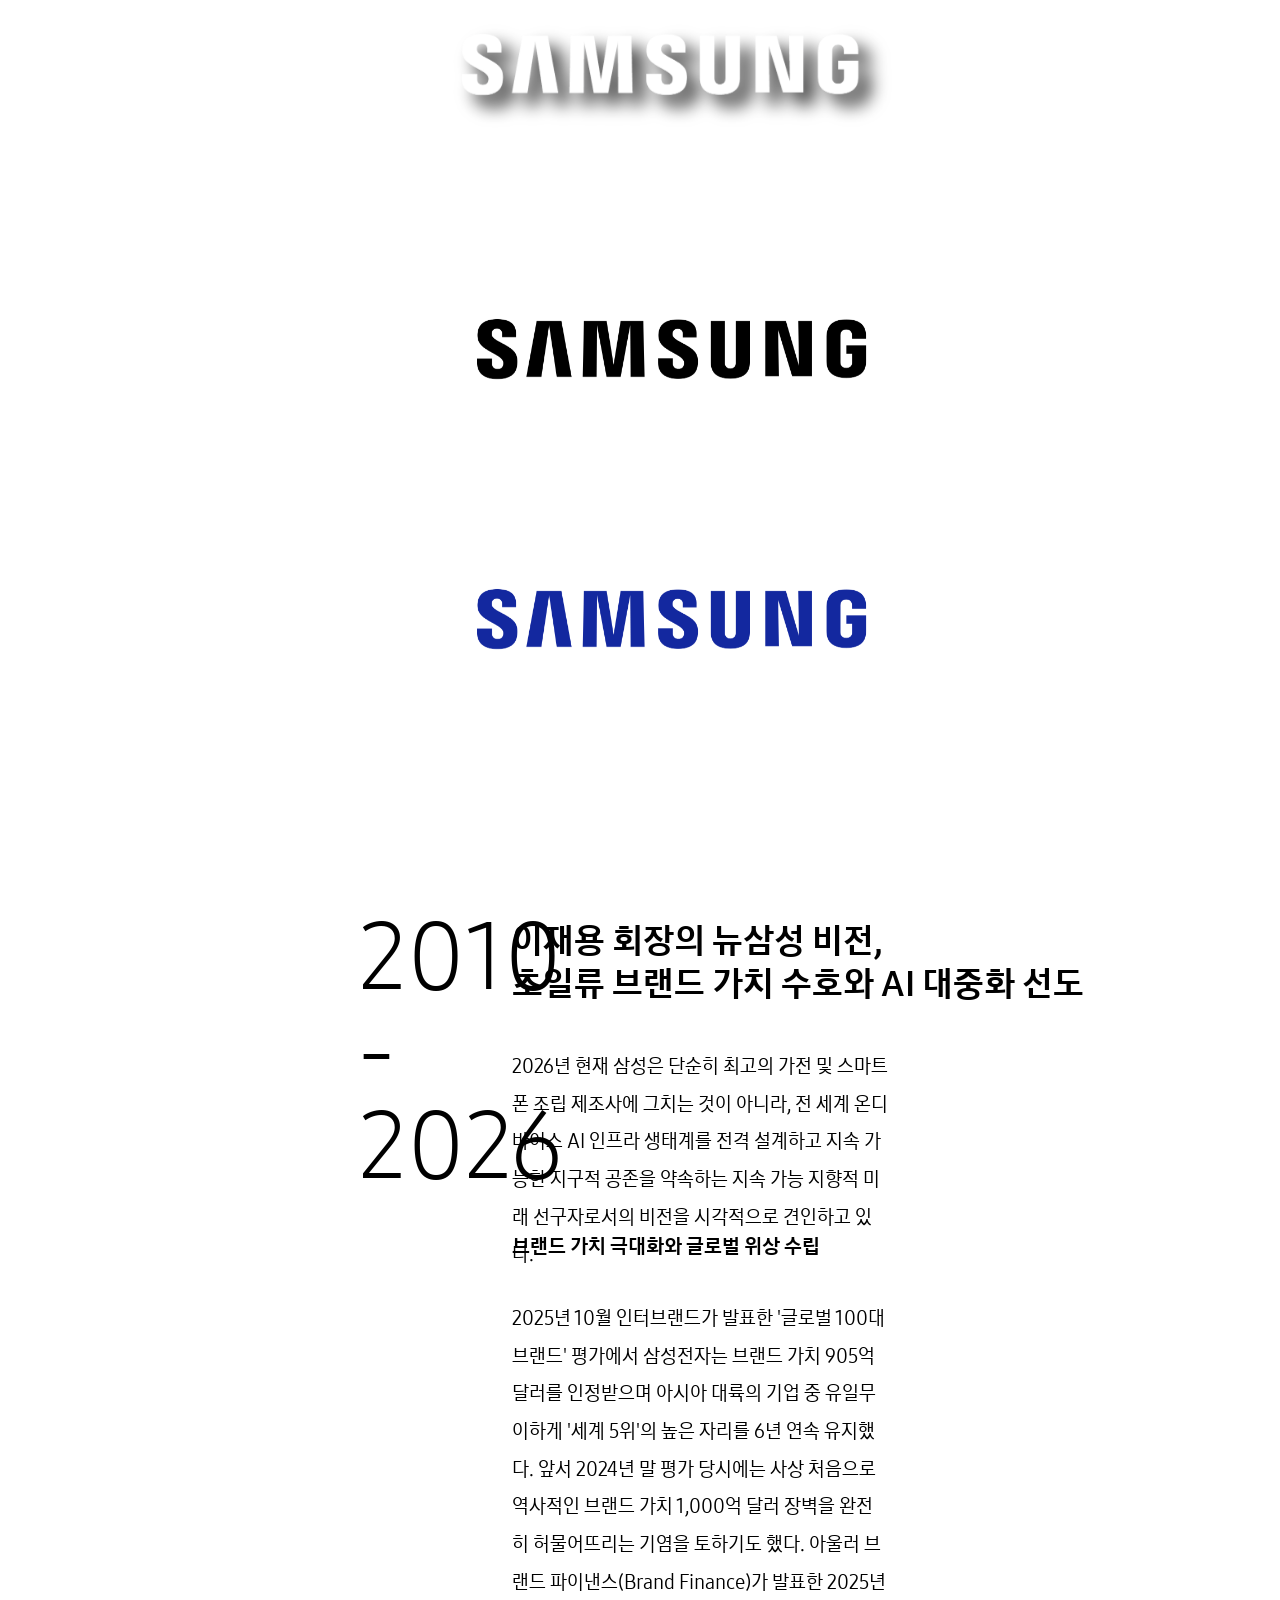
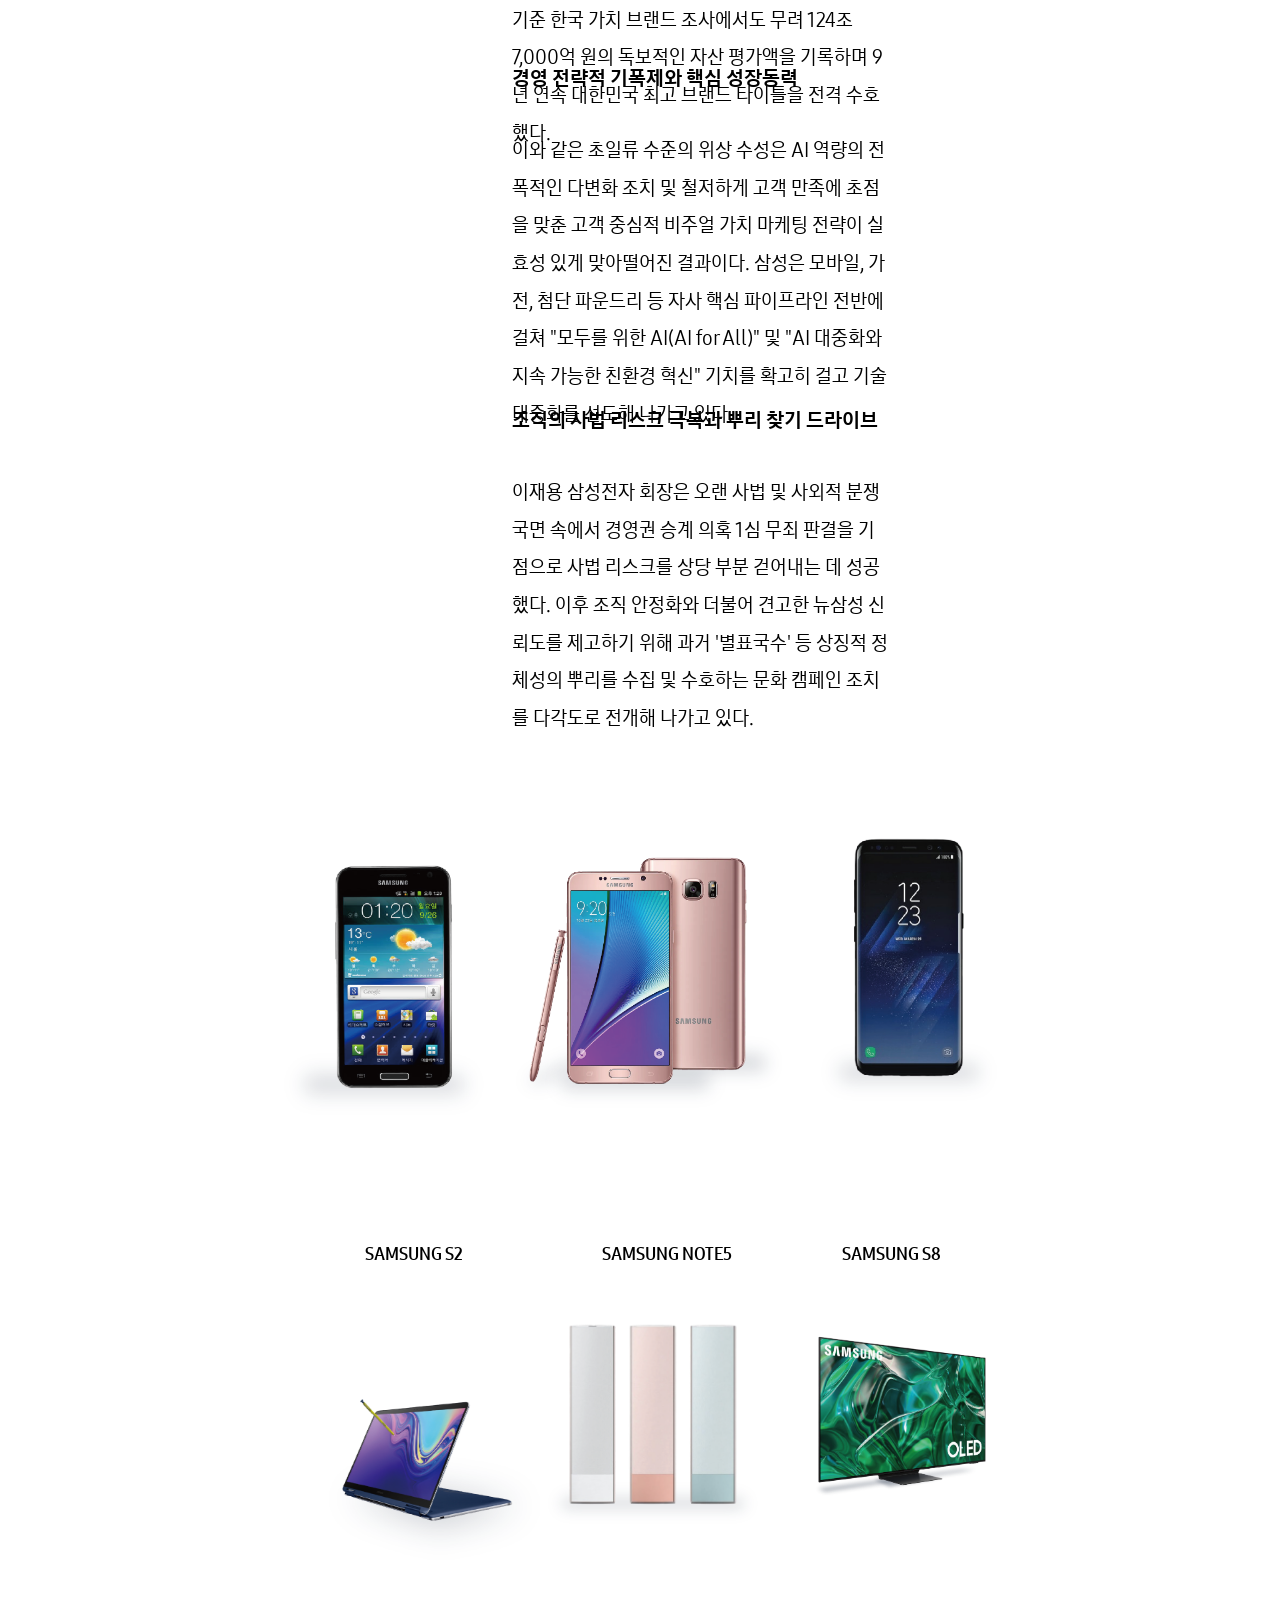
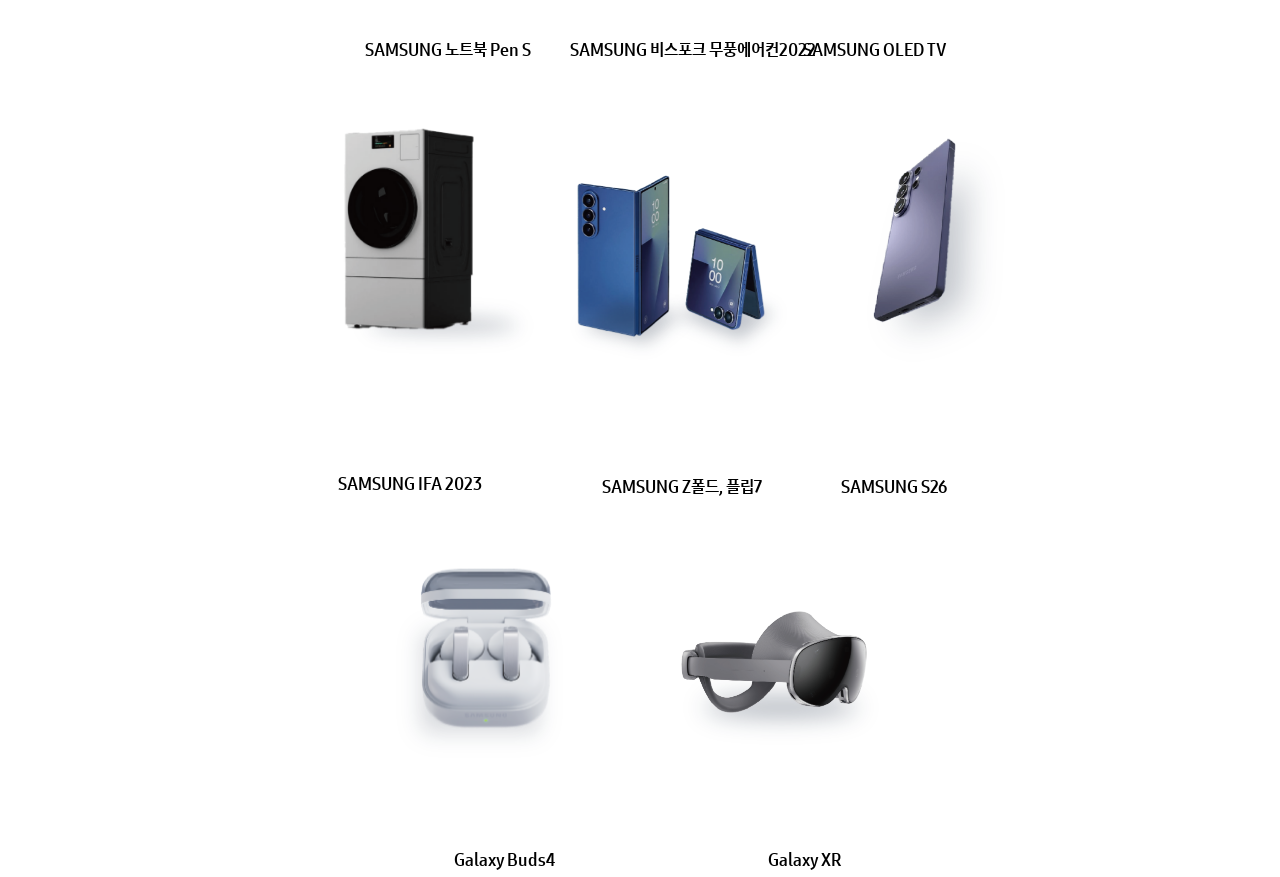
<file: twenty.html>
<!DOCTYPE html>
<html lang="ko"> 
<head>
	<meta charset="UTF-8">
	<meta name="viewport" content="width=device-width, initial-scale=1.0">
	<title>2005</title>
	<meta name="description" content="2005년도 페이지입니다.">
	<meta name="keywords" content="2005, 로고">
	<link rel="stylesheet" href="style.css">
</head>
<body class="grid-container">
	<header>
		<nav class="logo-nav">
			<a href="index.html" class="home-btn">삼성의 역사와 로고<br> 변천사</a>
			<a href="thirty.html">
				<img src="logo1938.png" class="head1938" alt="1938">
				<p>1938</p>
			</a>
			<a href="sixty.html">
				<img src="logo1969.png" class="head1938" alt="1969">
				<p>1969</p>
			</a>
			<a href="seventy.html">
				<img src="logo1979.png" class="head1979" alt="1979">
				<p>1979</p>
			</a>
			<a href="eighty.html">
				<img src="logo1980.png" class="head1980" alt="1980">
				<p>1980</p>
			</a>
			<a href="ninety.html">
				<img src="logo1993.png" class="head1993" alt="1993">
				<p>1993</p>
			</a>
			<a href="twenty.html">
				<img src="logo2005.png" class="head2005" alt="2005">
				<p>2005</p>
			</a>
		</nav>
		</header>
		<section>
		<img src="logo2005.png" class="logo2005page" alt="2005년 삼성로고 사진">
		<article class="year2005"><span>2005</span></article>
		<article class="title2005"><span>정밀 레터마크 제정과 글로벌 스탠다드 동조화</span></article>
		<article class="text2005"><span>삼성은 2005년 복잡한 타원형 내부 레이아웃을 생략하고 오직 문자로만 디자인의 세련됨과 정밀성을 구현하는 '레터마크(Lettermark)' 체계로의 대대적 수정을 감행했다.
		사람의 망막과 시신경이 비주얼 신호를 왜곡 없이 인식하는 인지 공학적 법칙을 분석했다. 
		이에 기초하여 서체의 개별 높이, 좌우 자간(Kerning)을 고도로 조밀하게 압축하고, 문자의 획 두께를 미세 조정하여 시각적 안정성과 가독성을 정점으로 끌어올렸다.</span></article>
		<article class="title20052"><span>레드마크 컬러</span></article>
		<img src="samsungwhite.png" class="samsungwhite" alt="2005년 흰색삼성로고 사진">
		<img src="samsungblack.png" class="samsungblack" alt="2005년 검정삼성로고 사진">
		<img src="samsungblue.png" class="samsungblue" alt="2005년 파랑삼성로고 사진">
		<article class="year2010-2026"><span>2010<br>-<br>2026</span></article>
		<article class="title2010-2026"><span>이재용 회장의 뉴삼성 비전,<br> 초일류 브랜드 가치 수호와 AI 대중화 선도</span></article>
		<article class="text20052"><span>2026년 현재 삼성은 단순히 최고의 가전 및 스마트폰 조립 제조사에 그치는 것이 아니라, 
		전 세계 온디바이스 AI 인프라 생태계를 전격 설계하고 지속 가능한 지구적 공존을 약속하는 지속 가능 지향적 미래 선구자로서의 비전을 시각적으로 견인하고 있다.</span></article>
		<article class="subtitle2005"><span>브랜드 가치 극대화와 글로벌 위상 수립</span></article>
		<article class="text20053"><span>2025년 10월 인터브랜드가 발표한 '글로벌 100대 브랜드' 평가에서 삼성전자는 브랜드 가치 905억 달러를 인정받으며 
		아시아 대륙의 기업 중 유일무이하게 '세계 5위'의 높은 자리를 6년 연속 유지했다. 
		앞서 2024년 말 평가 당시에는 사상 처음으로 역사적인 브랜드 가치 1,000억 달러 장벽을 완전히 허물어뜨리는 기염을 토하기도 했다. 
		아울러 브랜드 파이낸스(Brand Finance)가 발표한 2025년 기준 한국 가치 브랜드 조사에서도 무려 124조 7,000억 원의 독보적인 자산 평가액을 기록하며 
		9년 연속 대한민국 최고 브랜드 타이틀을 전격 수호했다.</span></article>
		<article class="subtitle20052"><span>경영 전략적 기폭제와 핵심 성장동력</span></article>
		<article class="text20054"><span>이와 같은 초일류 수준의 위상 수성은 AI 역량의 전폭적인 다변화 조치 및 철저하게 고객 만족에 초점을 맞춘 
		고객 중심적 비주얼 가치 마케팅 전략이 실효성 있게 맞아떨어진 결과이다.  삼성은 모바일, 가전, 첨단 파운드리 등 자사 핵심 파이프라인 전반에 걸쳐 
		"모두를 위한 AI(AI for All)" 및 "AI 대중화와 지속 가능한 친환경 혁신" 기치를 확고히 걸고 기술 대중화를 선도해 나가고 있다.</span></article>
		<article class="subtitle20053"><span>조직의 사법 리스크 극복과 뿌리 찾기 드라이브
	 	</span></article>
		<article class="text20055"><span>이재용 삼성전자 회장은 오랜 사법 및 사외적 분쟁 국면 속에서 경영권 승계 의혹 1심 무죄 판결을 기점으로 사법 리스크를 상당 부분 걷어내는 데 성공했다.
		이후 조직 안정화와 더불어 견고한 뉴삼성 신뢰도를 제고하기 위해 
		과거 '별표국수' 등 상징적 정체성의 뿌리를 수집 및 수호하는 문화 캠페인 조치를 다각도로 전개해 나가고 있다.</span></article>
		<img src="samsungs2.png" class="samsungs2" alt="삼성 폰 s2">
		<article class="text20056"><span>SAMSUNG S2</span></article>
		<img src="samsungnote.png" class="samsungnote" alt="갤럭시 노트5">
		<article class="text20057"><span>SAMSUNG NOTE5</span></article>
		<img src="samsungs8.png" class="samsungs8" alt="삼성 폰 s8">
		<article class="text20058"><span>SAMSUNG S8</span></article>
		<img src="samsunglaptop.png" class="samsunglaptop" alt="삼성 노트북">
		<article class="text20059"><span>SAMSUNG 노트북 Pen S</span></article>
		<img src="samsungairconditioner.png" class="samsungairconditioner" alt="삼성 에어컨">
		<article class="text200510"><span>SAMSUNG 비스포크 무풍에어컨2022</span></article>
		<img src="samsungoled.png" class="samsungoled" alt="삼성 티비 oled">
		<article class="text200511"><span>SAMSUNG OLED TV</span></article>
		<img src="samsungwasher2.png" class="samsungwasher2" alt="삼성 세탁기">
		<article class="text200512"><span>SAMSUNG IFA 2023</span></article>
		<img src="samsungzfold.png" class="samsungzfold" alt="삼성 폰 zfold">
		<article class="text200513"><span>SAMSUNG Z폴드, 플립7</span></article>
		<img src="samsungs26.png" class="samsungs26" alt="삼성 폰 s26">
		<article class="text200514"><span>SAMSUNG S26</span></article>
		<img src="samsungbuds.png" class="samsungbuds" alt="삼성 버즈프로4">
		<article class="text200515"><span>Galaxy Buds4</span></article>
		<div class="xrsamsung">
			<img src="samsungxr.png" class="samsungxr" alt="삼성 xr">
			<article class="text200516"><span>Galaxy XR</span></article>
		</div>
		</section>
</body>
</html>
</file>
<file: style.css>
.grid-container {
	display: grid;
	grid-template-columns: 1fr;
}

@font-face {
	font-family: 'SamsungOnebold';
	src: url('SamsungSharpSans-Bold.ttf') format('truetype');
}

.home-btn {
    display: flex;
    align-items: center; /* 로고와 높이 맞춤 */
    font-weight: bold;
    color: black !important;
    text-decoration: none;
    margin-right: 20px; /* 로고들과의 간격 */
    font-size: 16px;
    opacity: 1 !important; /* 마우스 호버 효과에서 제외하려면 */
    font-family: samsungOneKoreanbold;
}

.samsungcilab {
	font-family: samsungOnebold;
}

/* 마우스 올렸을 때 로고들만 흐려지게 (홈 버튼 유지) */
.logo-nav:hover .home-btn {
    opacity: 1; /* 홈 버튼은 항상 선명하게 유지 */
}

/* 1. 네비게이션 컨테이너 */
.logo-nav {
    display: flex;
    justify-content: center;
    gap: 130px;          /* 로고 사이 간격 더 넓게 (40px -> 60px) */
    padding: 20px 0;
    border-bottom: none; /* 중간 선 삭제 (border-bottom 제거) */
    font-family: SamsungOneKorean300;
}

/* 2. 로고 이미지 사이즈 조정 */
.logo-nav a img {
    height: 30px;       /* 이미지 크기 더 작게 (40px -> 30px) */
    display: block;
    margin: 0 auto 8px; /* 아래 여백도 살짝 줄임 */
    transition: transform 0.3s ease;
}

/* 3. 호버 효과 관련 */
.logo-nav a {
    text-decoration: none;
    color: black;
    text-align: center;
    transition: opacity 0.3s ease;
    opacity: 1;
}

.logo-nav:hover a {
    opacity: 0.3;       /* 마우스 올리면 전체 흐리게 */
}

.logo-nav:hover a:hover {
    opacity: 1;         /* 마우스 올린 것만 선명하게 */
    transform: scale(1.1);
}

/* 4. 연도 텍스트 스타일 */
.logo-nav a p {
    margin: 0;
    font-size: 12px;    /* 글씨도 조금 작게 조정 */
    font-weight: bold;
}

.product-wrapper:hover > div {
    opacity: 0.3;
    transition: opacity 0.3s ease; /* 부드럽게 흐려지도록 */
}

/* 2. 마우스를 올린 특정 아이템만 다시 선명하게 + 크게 */
.product-wrapper > div:hover {
    opacity: 1 !important; /* 흐려진 상태를 무시하고 다시 선명하게 */
}

.noodle {
	position: absolute;
	width: 17%;
	top: 37%;
	left: 0;
	transition: transform 0.3s ease;
}

/*.noodle:hover {
	transform: scale(1.2);
	cursor: pointer;
}*/

.thirtynoodle:hover img {
	transform: scale(1.2);
	transition: transform 0.3s ease;
	cursor: pointer;
}

.blacktv {
	position: absolute;
	width: 26%;
	top: 23%;
	left: 13%;
	transition: transform 0.3s ease;
}

/*.blacktv:hover {
	transform: scale(1.2);
	cursor: pointer;
}*/

.sixtyblacktv:hover img {
	transform: scale(1.2);
	transition: transform 0.3s ease;
	cursor: pointer;
}

.colortv {
	position: absolute;
	width: 25%;
	top: 35%;
	left: 32%;
	transition: transform 0.3s ease;
}

/*.colortv:hover {
	transform: scale(1.2);
	cursor: pointer;
}*/

.seventycolortv:hover img {
	transform: scale(1.2);
	transition: transform 0.3s ease;
	cursor: pointer;
}

.microwave {
	position: absolute;
	width: 20%;
	top: 38%;
	left: 52%;
	transition: transform 0.3s ease;
}

/*.microwave:hover {
	transform: scale(1.2);
	cursor: pointer;
}*/

.eightymicrowave:hover img {
	transform: scale(1.2);
	transition: transform 0.3s ease;
	cursor: pointer;
}

.anycall {
	position: absolute;
	width: 20%;
	top: 35%;
	left: 69%;
	transition: transform 0.3s ease;
}

.anycall:hover {
	transform: scale(1.2);
	cursor: pointer;
}

.ninetyanycall:hover img {
	transform: scale(1.2);
	transition: transform 0.3s ease;
	cursor: pointer;
}

.blackphone {
	position: absolute;
	width: 15%;
	top: 35%;
	left: 84%;
	transition: transform 0.3s ease;
}

.blackphone:hover {
	transform: scale(1.2);
	cursor: pointer;
}

.twentyblackphone:hover img {
	transform: scale(1.2);
	transition: transform 0.3s ease;
	cursor: pointer;
}


.logo1938 {
	position: absolute;
	width: 5%;
	top: 73%;
	left: 7%;
}

.logo1969 {
	position: absolute;
	width: 7%;
	top: 75%;
	left: 23%;
}

.logo1979 {
	position: absolute;
	width: 7%;
	top: 75%;
	left: 42%;
}

.logo1980 {
	position: absolute;
	width: 7%;
	top: 75%;
	left: 58%;
}

.logo1993 {
	position: absolute;
	width: 7%;
	top: 75%;
	left: 74%;
}

.logo2005 {
	position: absolute;
	width: 7%;
	top: 75%;
	left: 87%;
}

.logo1938page {
	position: absolute;
	width: 35%;
	top: 25vh;
	left: 35%;
	text-align: center;
	animation: fadeDown 1.2s ease-out forwards;
}

@keyframes fadeDown {
	0% {
		opacity: 0;
		transform: translate(-50px);
	}
	100% {
		opacity: 1;
		transform: translate(0);
	}
}

.samsungstart {
	position: absolute;
	width: 35%;
	top: 150vh;
	left: 35%;
	text-align: center;
	margin: 0 auto;
}

@font-face {
	font-family: 'SamsungOneKorean300';
	src: url('SamsungOneKorean-300_v2.0_hinted_20200508.ttf') format('truetype');
}

.year1938 span {
	font-family: SamsungOneKorean300;
	font-size: 71pt;
	position: absolute;
	top: 103vh;
	left: 28vw;
}

@font-face {
	font-family: 'SamsungOneKoren700';
	src: url('SamsungOneKorean-700_v2.0_hinted_20200508.ttf') format('truetype');
}

.title1938 span {
	font-family: SamsungOneKoren700;
	font-size: 27pt;
	position: absolute;
	top: 106vh;
	left: 40vw;
}

.title19382 span {
	font-family: SamsungOneKoren700;
	font-size: 27pt;
	position: absolute;
	top: 200vh;
	left: 40vw;
}

@font-face {
	font-family: 'SamsungOneKorean400c';
	src:url('SamsungOneKorean-400C_v2.0_hinted_20200508.ttf') format('truetype');
}

@font-face {
	font-family: 'SamsungOneKorean700c';
	src: url('SamsungOneKorean-700C_v2.0_hinted_20200508.ttf') format('truetype');
}

.text1938 span {
	font-family: SamsungOneKorean400c;
	font-size: 15.7pt;
	position: absolute;
	top: 113vh;
	left: 40vw;
	width: 29.5vw;
	line-height: 1.8;
	margin: 20px auto;
}

.text19382 span {
	font-family: SamsungOneKorean400c;
	font-size: 15.7pt;
	position: absolute;
	top: 205vh;
	left: 40vw;
	width: 29.5vw;
	line-height: 1.8;
	margin: 20px auto;
}

.logo1969page {
	position: absolute;
	width: 35%;
	top: 45vh;
	left: 35%;
	text-align: center;
	animation: fadeDown 1.2s ease-out forwards;
}

@keyframes fadeDown {
	0% {
		opacity: 0;
		transform: translate(-50px);
	}
	100% {
		opacity: 1;
		transform: translate(0);
	}
}

.samsungblacktv {
	position: absolute;
	width: 35%;
	top: 160vh;
	left: 35%;
	text-align: center;
}

.year1969 span {
	font-family: SamsungOneKorean300;
	font-size: 71pt;
	position: absolute;
	top: 103vh;
	left: 28vw;
}

.title1969 span {
	font-family: SamsungOneKoren700;
	font-size: 27pt;
	position: absolute;
	top: 106vh;
	left: 40vw;
}

.title19692 span {
	font-family: SamsungOneKoren700;
	font-size: 27pt;
	position: absolute;
	top: 220vh;
	left: 40vw;
}

.text1969 span {
	font-family: SamsungOneKorean400c;
	font-size: 15.7pt;
	position: absolute;
	top: 113vh;
	left: 40vw;
	width: 29.5vw;
	line-height: 1.8;
	margin: 20px auto;
}

.text19692 span {
	font-family: SamsungOneKorean400c;
	font-size: 15.7pt;
	position: absolute;
	top: 230vh;
	left: 40vw;
	width: 29.5vw;
	line-height: 1.8;
	margin: 20px auto;
}

.logo1979page {
	position: absolute;
	width: 35%;
	top: 45vh;
	left: 35%;
	text-align: center;
	animation: fadeDown 1.2s ease-out forwards;
}

@keyframes fadeDown {
	0% {
		opacity: 0;
		transform: translate(-50px);
	}
	100% {
		opacity: 1;
		transform: translate(0);
	}
}

.year1979 span {
	font-family: SamsungOneKorean300;
	font-size: 71pt;
	position: absolute;
	top: 103vh;
	left: 28vw;
}

.title1979 span {
	font-family: SamsungOneKoren700;
	font-size: 27pt;
	position: absolute;
	top: 106vh;
	left: 40vw;
}

.title19792 span {
	font-family: SamsungOneKoren700;
	font-size: 27pt;
	position: absolute;
	top: 150vh;
	left: 40vw;
}

.text1979 span {
	font-family: SamsungOneKorean400c;
	font-size: 15.7pt;
	position: absolute;
	top: 113vh;
	left: 40vw;
	width: 29.5vw;
	line-height: 1.8;
	margin: 20px auto;
}

.text19792 span {
	font-family: SamsungOneKorean400c;
	font-size: 15.7pt;
	position: absolute;
	top: 158vh;
	left: 40vw;
	width: 29.5vw;
	line-height: 1.8;
	margin: 20px auto;
}

.logo1980page {
	position: absolute;
	width: 35%;
	top: 45vh;
	left: 35%;
	text-align: center;
	animation: fadeDown 1.2s ease-out forwards;
}

@keyframes fadeDown {
	0% {
		opacity: 0;
		transform: translate(-50px);
	}
	100% {
		opacity: 1;
		transform: translate(0);
	}
}

.year1980 span {
	font-family: SamsungOneKorean300;
	font-size: 71pt;
	position: absolute;
	top: 103vh;
	left: 28vw;
}

.title1980 {
	font-family: SamsungOneKoren700;
	font-size: 27pt;
	position: absolute;
	top: 106vh;
	left: 40vw;
}

.title19802 {
	font-family: SamsungOneKoren700;
	font-size: 27pt;
	position: absolute;
	top: 260vh;
	left: 40vw;
}

.text1980 {
	font-family: SamsungOneKorean400c;
	font-size: 15.7pt;
	position: absolute;
	top: 113vh;
	left: 40vw;
	width: 29.5vw;
	line-height: 1.8;
	margin: 20px auto;
}

.text19802 {
	font-family: SamsungOneKorean400c;
	font-size: 15.7pt;
	position: absolute;
	top: 268vh;
	left: 40vw;
	width: 29.5vw;
	line-height: 1.8;
	margin: 20px auto;
}

.samsung80scikor {
	position: absolute;
	width: 35%;
	top: 160vh;
	left: 35%;
	text-align: center;
}

.samsung80scieng {
	position: absolute;
	width: 35%;
	top: 190vh;
	left: 35%;
	text-align: center;
}

.samsung80scichi {
	position: absolute;
	width: 35%;
	top: 220vh;
	left: 35%;
	text-align: center;
}

.samsungmicrowave {
	position: absolute;
	width: 25%;
	top: 300vh;
	left: 7%;
	text-align: center;
}

.title19803 {
	position: absolute;
	font-family: SamsungOneKorean700c;
	font-size: 13.2pt;
	position: absolute;
	top: 335vh;
	left: 7%;
	line-height: 1.8;
	margin: 20px auto;
}

.text19803 span {
	position: absolute;
	font-family: SamsungOneKorean400c;
	font-size: 13.2pt;
	position: absolute;
	top: 340vh;
	left: 7%;
	line-height: 1.5;
	margin: 20px auto;
}

.samsungwasher {
	position: absolute;
	width: 25%;
	top: 300vh;
	left: 36.5%;
	text-align: center;
}

.title19804 {
	position: absolute;
	font-family: SamsungOneKorean700c;
	font-size: 13.2pt;
	position: absolute;
	top: 335vh;
	left: 36.5%;
	line-height: 1.8;
	margin: 20px auto;
}

.text19804 span {
	position: absolute;
	font-family: SamsungOneKorean400c;
	font-size: 13.2pt;
	position: absolute;
	top: 340vh;
	left: 36.5%;
	line-height: 1.5;
	margin: 20px auto;
}

.samsungaudio {
	position: absolute;
	width: 27%;
	top: 300vh;
	right: 7%;
	text-align: center;	
}

.title19805 {
	position: absolute;
	font-family: SamsungOneKorean700c;
	font-size: 13.2pt;
	position: absolute;
	top: 335vh;
	left: 66%;
	line-height: 1.8;
	margin: 20px auto;
}

.text19805 span {
	position: absolute;
	font-family: SamsungOneKorean400c;
	font-size: 13.2pt;
	position: absolute;
	top: 340vh;
	left: 66%;
	line-height: 1.5;
	margin: 20px auto;
}

.samsungcolortv {
	position: absolute;
	width: 25%;
	top: 353vh;
	left: 7%;
	text-align: center;
}

.title19806 {
	position: absolute;
	font-family: SamsungOneKorean700c;
	font-size: 13.2pt;
	position: absolute;
	top: 385vh;
	left: 7%;
	line-height: 1.8;
	margin: 20px auto;
}

.text19806 span {
	position: absolute;
	font-family: SamsungOneKorean400c;
	font-size: 13.2pt;
	position: absolute;
	top: 390vh;
	left: 7%;
	line-height: 1.5;
	margin: 20px auto;
}

.samsungcolortv2 {
	position: absolute;
	width: 25%;
	top: 353vh;
	left: 36.5%;
	text-align: center;
}

.samsungphone {
	position: absolute;
	width: 10%;
	top: 346vh;
	left: 68%;
	text-align: center;
}

.title19807 {
	position: absolute;
	font-family: SamsungOneKorean700c;
	font-size: 13.2pt;
	position: absolute;
	top: 385vh;
	right: 23%;
	line-height: 1.8;
	margin: 20px auto;
}

.text19807 span {
	position: absolute;
	font-family: SamsungOneKorean400c;
	font-size: 13.2pt;
	position: absolute;
	top: 390vh;
	left: 66%;
	line-height: 1.5;
	margin: 20px auto;
}

.logo1993page {
	position: absolute;
	width: 35%;
	top: 45vh;
	left: 35%;
	text-align: center;
	animation: fadeDown 1.2s ease-out forwards;
}

@keyframes fadeDown {
	0% {
		opacity: 0;
		transform: translate(-50px);
	}
	100% {
		opacity: 1;
		transform: translate(0);
	}
}

.year1993 span {
	font-family: SamsungOneKorean300;
	font-size: 71pt;
	position: absolute;
	top: 103vh;
	left: 28vw;
}

.title1993 {
	font-family: SamsungOneKoren700;
	font-size: 27pt;
	position: absolute;
	top: 106vh;
	left: 40vw;
}

.subtitle1993 {
	font-family: SamsungOneKoren700;
	font-size: 21pt;
	position: absolute;
	top: 117vh;
	left: 40vw;
	width: 29.5vw;
	line-height: 1.8;
	margin: 20px auto;
}

.subtitle19932{
	font-family: SamsungOneKoren700;
	font-size: 21pt;
	position: absolute;
	top: 217vh;
	left: 40vw;
	width: 29.5vw;
	line-height: 1.8;
	margin: 20px auto;
}

.text1993 {
	font-family: SamsungOneKorean400c;
	font-size: 15.7pt;
	position: absolute;
	top: 125vh;
	left: 40vw;
	width: 29.5vw;
	line-height: 1.8;
	margin: 20px auto;
}

.oval {
	font-family: SamsungOneKorean700c
}

.text19932 {
	font-family: SamsungOneKorean400c;
	font-size: 15.7pt;
	position: absolute;
	top: 224vh;
	left: 40vw;
	width: 29.5vw;
	line-height: 1.8;
	margin: 20px auto;
}

.samsung1993ci1 {
	position: absolute;
	width: 25%;
	top: 280vh;
	left: 7%;
	text-align: center;
}

.text19933 {
	position: absolute;
	font-family: SamsungOneKorean700c;
	font-size: 13.2pt;
	position: absolute;
	top: 315vh;
	left: 7%;
	line-height: 1.8;
	margin: 20px auto;
}

.samsung1993ci2 {
	position: absolute;
	width: 25%;
	top: 280vh;
	left: 36.5%;
	text-align: center;
}

.text19934 {
	position: absolute;
	font-family: SamsungOneKorean700c;
	font-size: 13.2pt;
	position: absolute;
	top: 315vh;
	left: 36.5%;
	line-height: 1.8;
	margin: 20px auto;
}

.samsung1993ci3 {
	position: absolute;
	width: 25%;
	top: 333vh;
	left: 7%;
	text-align: center;
}

.text19935 {
	position: absolute;
	font-family: SamsungOneKorean700c;
	font-size: 13.2pt;
	position: absolute;
	top: 368vh;
	left: 7%;
	line-height: 1.8;
	margin: 20px auto;
}

.samsung1993ci4 {
	position: absolute;
	width: 25%;
	top: 333vh;
	left: 36.5%;
	text-align: center;
}

.text19936 {
	position: absolute;
	font-family: SamsungOneKorean700c;
	font-size: 13.2pt;
	position: absolute;
	top: 368vh;
	left: 36.5%;
	line-height: 1.8;
	margin: 20px auto;
}

.samsung1993ci5 {
	position: absolute;
	width: 15%;
	top: 280vh;
	left: 66%;
	text-align: center;
}

.text19937 {
	position: absolute;
	font-family: SamsungOneKorean700c;
	font-size: 13.2pt;
	position: absolute;
	top: 300vh;
	left: 66%;
	line-height: 1.8;
	margin: 20px auto;
}

.samsung1993ci6 {
	position: absolute;
	width: 15%;
	top: 313.5vh;
	left: 66%;
	text-align: center;
}

.text19938 {
	position: absolute;
	font-family: SamsungOneKorean700c;
	font-size: 13.2pt;
	position: absolute;
	top: 333.5vh;
	left: 66%;
	line-height: 1.8;
	margin: 20px auto;
}

.samsung1993ci7 {
	position: absolute;
	width: 15%;
	top: 347vh;
	left: 66%;
	text-align: center;
}

.text19939 {
	position: absolute;
	font-family: SamsungOneKorean700c;
	font-size: 13.2pt;
	position: absolute;
	top: 367vh;
	left: 66%;
	line-height: 1.8;
	margin: 20px auto;
}

.samsunghukuda {
	position: absolute;
	width: 35%;
	top: 400vh;
	left: 35%;
	text-align: center;
}

.title19932 {
	font-family: SamsungOneKoren700;
	font-size: 27pt;
	position: absolute;
	top: 460vh;
	left: 40vw;
}

.subtitle19933 {
	font-family: SamsungOneKoren700;
	font-size: 21pt;
	position: absolute;
	top: 475vh;
	left: 40vw;
	width: 29.5vw;
	line-height: 1.8;
	margin: 20px auto;
}

.text199310 {
	font-family: SamsungOneKorean400c;
	font-size: 15.7pt;
	position: absolute;
	top: 483vh;
	left: 40vw;
	width: 29.5vw;
	line-height: 1.8;
	margin: 20px auto;
}

.samsunganycall {
	position: absolute;
	width: 35%;
	top: 530vh;
	left: 35%;
	text-align: center;
}

.text199311 {
	font-family: SamsungOneKoren700;
	font-size: 13.2pt;
	position: absolute;
	top: 585vh;
	left: 40vw;
	width: 29.5vw;
	line-height: 1.8;
	margin: 20px auto;
}

.title19933 {
	font-family: SamsungOneKoren700;
	font-size: 21pt;
	position: absolute;
	top: 610vh;
	left: 40vw;
	width: 29.5vw;
	line-height: 1.8;
	margin: 20px auto;
}

.subtitle19934 {
	font-family: SamsungOneKoren700;
	font-size: 15.7pt;
	position: absolute;
	top: 620vh;
	left: 40vw;
	width: 29.5vw;
	line-height: 1.8;
	margin: 20px auto;
}

.text199312 {
	font-family: SamsungOneKorean400c;
	font-size: 15.7pt;
	position: absolute;
	top: 628vh;
	left: 40vw;
	width: 29.5vw;
	line-height: 1.8;
	margin: 20px auto;
}

.subtitle19935 {
	font-family: SamsungOneKoren700;
	font-size: 15.7pt;
	position: absolute;
	top: 638vh;
	left: 40vw;
	width: 29.5vw;
	line-height: 1.8;
	margin: 20px auto;
}

.text199313 {
	font-family: SamsungOneKorean400c;
	font-size: 15.7pt;
	position: absolute;
	top: 646vh;
	left: 40vw;
	width: 29.5vw;
	line-height: 1.8;
	margin: 20px auto;
}

.subtitle19936 {
	font-family: SamsungOneKoren700;
	font-size: 15.7pt;
	position: absolute;
	top: 656vh;
	left: 40vw;
	width: 29.5vw;
	line-height: 1.8;
	margin: 20px auto;
}

.text199314 {
	font-family: SamsungOneKorean400c;
	font-size: 15.7pt;
	position: absolute;
	top: 664vh;
	left: 40vw;
	width: 29.5vw;
	line-height: 1.8;
	margin: 20px auto;
}

.subtitle19937 {
	font-family: SamsungOneKoren700;
	font-size: 15.7pt;
	position: absolute;
	top: 679vh;
	left: 40vw;
	width: 29.5vw;
	line-height: 1.8;
	margin: 20px auto;
}

.text199315 {
	font-family: SamsungOneKorean400c;
	font-size: 15.7pt;
	position: absolute;
	top: 687vh;
	left: 40vw;
	width: 29.5vw;
	line-height: 1.8;
	margin: 20px auto;
}

.logo2005page {
	position: absolute;
	width: 35%;
	top: 45vh;
	left: 35%;
	text-align: center;
	animation: fadeDown 1.2s ease-out forwards;
}

@keyframes fadeDown {
	0% {
		opacity: 0;
		transform: translate(-50px);
	}
	100% {
		opacity: 1;
		transform: translate(0);
	}
}

.year2005 span {
	font-family: SamsungOneKorean300;
	font-size: 71pt;
	position: absolute;
	top: 103vh;
	left: 28vw;
}

.title2005 {
	font-family: SamsungOneKoren700;
	font-size: 27pt;
	position: absolute;
	top: 106vh;
	left: 40vw;
}

.text2005 {
	font-family: SamsungOneKorean400c;
	font-size: 15.7pt;
	position: absolute;
	top: 113vh;
	left: 40vw;
	width: 29.5vw;
	line-height: 1.8;
	margin: 20px auto;
}

.title20052 {
	font-family: SamsungOneKoren700;
	font-size: 27pt;
	position: absolute;
	top: 170vh;
	left: 40vw;
}

.samsungwhite {
	position: absolute;
	width: 35%;
	top: 180vh;
	left: 35%;
	text-align: center;
}

.samsungblack {
	position: absolute;
	width: 35%;
	top: 210vh;
	left: 35%;
	text-align: center;
}

.samsungblue {
	position: absolute;
	width: 35%;
	top: 240vh;
	left: 35%;
	text-align: center;
}

.year2010-2026 span {
	font-family: SamsungOneKorean300;
	font-size: 71pt;
	position: absolute;
	top: 279vh;
	left: 28vw;
	line-height: 1;
}

.title2010-2026 {
	font-family: SamsungOneKoren700;
	font-size: 27pt;
	position: absolute;
	top: 280vh;
	left: 40vw;
}

.text20052 {
	font-family: SamsungOneKorean400c;
	font-size: 15.7pt;
	position: absolute;
	top: 292vh;
	left: 40vw;
	width: 29.5vw;
	line-height: 1.8;
	margin: 20px auto;
}

.subtitle2005 {
	font-family: SamsungOneKoren700;
	font-size: 15.7pt;
	position: absolute;
	top: 312vh;
	left: 40vw;
	width: 29.5vw;
	line-height: 1.8;
	margin: 20px auto
}

.text20053 {
	font-family: SamsungOneKorean400c;
	font-size: 15.7pt;
	position: absolute;
	top: 320vh;
	left: 40vw;
	width: 29.5vw;
	line-height: 1.8;
	margin: 20px auto;
}

.subtitle20052 {
	font-family: SamsungOneKoren700;
	font-size: 15.7pt;
	position: absolute;
	top: 360vh;
	left: 40vw;
	width: 29.5vw;
	line-height: 1.8;
	margin: 20px auto
}

.text20054 {
	font-family: SamsungOneKorean400c;
	font-size: 15.7pt;
	position: absolute;
	top: 368vh;
	left: 40vw;
	width: 29.5vw;
	line-height: 1.8;
	margin: 20px auto;
}

.subtitle20053 {
	font-family: SamsungOneKoren700;
	font-size: 15.7pt;
	position: absolute;
	top: 398vh;
	left: 40vw;
	width: 29.5vw;
	line-height: 1.8;
	margin: 20px auto
}

.text20055 {
	font-family: SamsungOneKorean400c;
	font-size: 15.7pt;
	position: absolute;
	top: 406vh;
	left: 40vw;
	width: 29.5vw;
	line-height: 1.8;
	margin: 20px auto;
}

.samsungs2 {
	position: absolute;
	width: 20%;
	top: 450vh;
	left: 20%;
	text-align: center;
}

.text20056 {
	position: absolute;
	font-family: SamsungOneKorean700c;
	font-size: 13.2pt;
	top: 491vh;
	left: 28.5%;
	line-height: 1.8;
	margin: 20px auto;
}

.samsungnote {
	position: absolute;
	width: 25%;
	top: 450vh;
	left: 38%;
	text-align: center;
}

.text20057 {
	position: absolute;
	font-family: SamsungOneKorean700c;
	font-size: 13.2pt;
	top: 491vh;
	left: 47%;
	line-height: 1.8;
	margin: 20px auto;
}

.samsungs8 {
	position: absolute;
	width: 18%;
	top: 447vh;
	right: 20%;
	text-align: center;
}

.text20058 {
	position: absolute;
	font-family: SamsungOneKorean700c;
	font-size: 13.2pt;
	top: 491vh;
	right: 26.5%;
	line-height: 1.8;
	margin: 20px auto;
}

.samsunglaptop {
	position: absolute;
	width: 22%;
	top: 510vh;
	left: 23%;
	text-align: center;
}

.text20059 {
	position: absolute;
	font-family: SamsungOneKorean700c;
	font-size: 13.2pt;
	top: 535vh;
	left: 28.5%;
	line-height: 1.8;
	margin: 20px auto;
}

.samsungairconditioner {
	position: absolute;
	width: 20%;
	top: 500vh;
	left: 41%;
	text-align: center;
}

.text200510 {
	position: absolute;
	font-family: SamsungOneKorean700c;
	font-size: 13.2pt;
	top: 535vh;
	left: 44.5%;
	line-height: 1.8;
	margin: 20px auto;
}

.samsungoled {
	position: absolute;
	width: 20%;
	top: 503vh;
	right: 20%;
	text-align: center;
}

.text200511 {
	position: absolute;
	font-family: SamsungOneKorean700c;
	font-size: 13.2pt;
	top: 535vh;
	right: 26%;
	line-height: 1.8;
	margin: 20px auto;
}

.samsungwasher2 {
	position: absolute;
	width: 18%;
	top: 545vh;
	left: 25%;
	text-align: center;
}

.text200512 {
	position: absolute;
	font-family: SamsungOneKorean700c;
	font-size: 13.2pt;
	width: 22%;
	top: 586vh;
	left: 21%;
	text-align: center;
}

.samsungzfold {
	position: absolute;
	width: 22%;
	top: 551vh;
	left: 42%;
	text-align: center;
}

.text200513 {
	position: absolute;
	font-family: SamsungOneKorean700c;
	font-size: 13.2pt;
	top: 583.5vh;
	left: 47%;
	line-height: 1.8;
	margin: 20px auto;
}

.samsungs26 {
	position: absolute;
	width: 18%;
	top: 543vh;
	right: 18%;
	text-align: center;
}

.text200514 {
	position: absolute;
	font-family: SamsungOneKorean700c;
	font-size: 13.2pt;
	top: 583.5vh;
	right: 26%;
	line-height: 1.8;
	margin: 20px auto;
}

.samsungbuds {
	position: absolute;
	width: 15%;
	top: 595vh;
	left: 30%;
	text-align: center;
}

.text200515 {
	position: absolute;
	font-family: SamsungOneKorean700c;
	font-size: 13.2pt;
	top: 625vh;
	left: 35.5%;
	line-height: 1.8;
	margin: 20px auto;
}

.samsungxr {
	position: absolute;
	width: 18%;
	top: 600vh;
	right: 30%;
	text-align: center;
	transition: transform 0.3s ease;
}

.text200516 {
	position: absolute;
	font-family: SamsungOneKorean700c;
	font-size: 13.2pt;
	top: 625vh;
	left: 60%;
	line-height: 1.8;
	margin: 20px auto;
}

.xrsamsung :hover img {
	transform: scale(1.2);
	transition: transform 0.3s ease;
	cursor: pointer;
}
</file>
